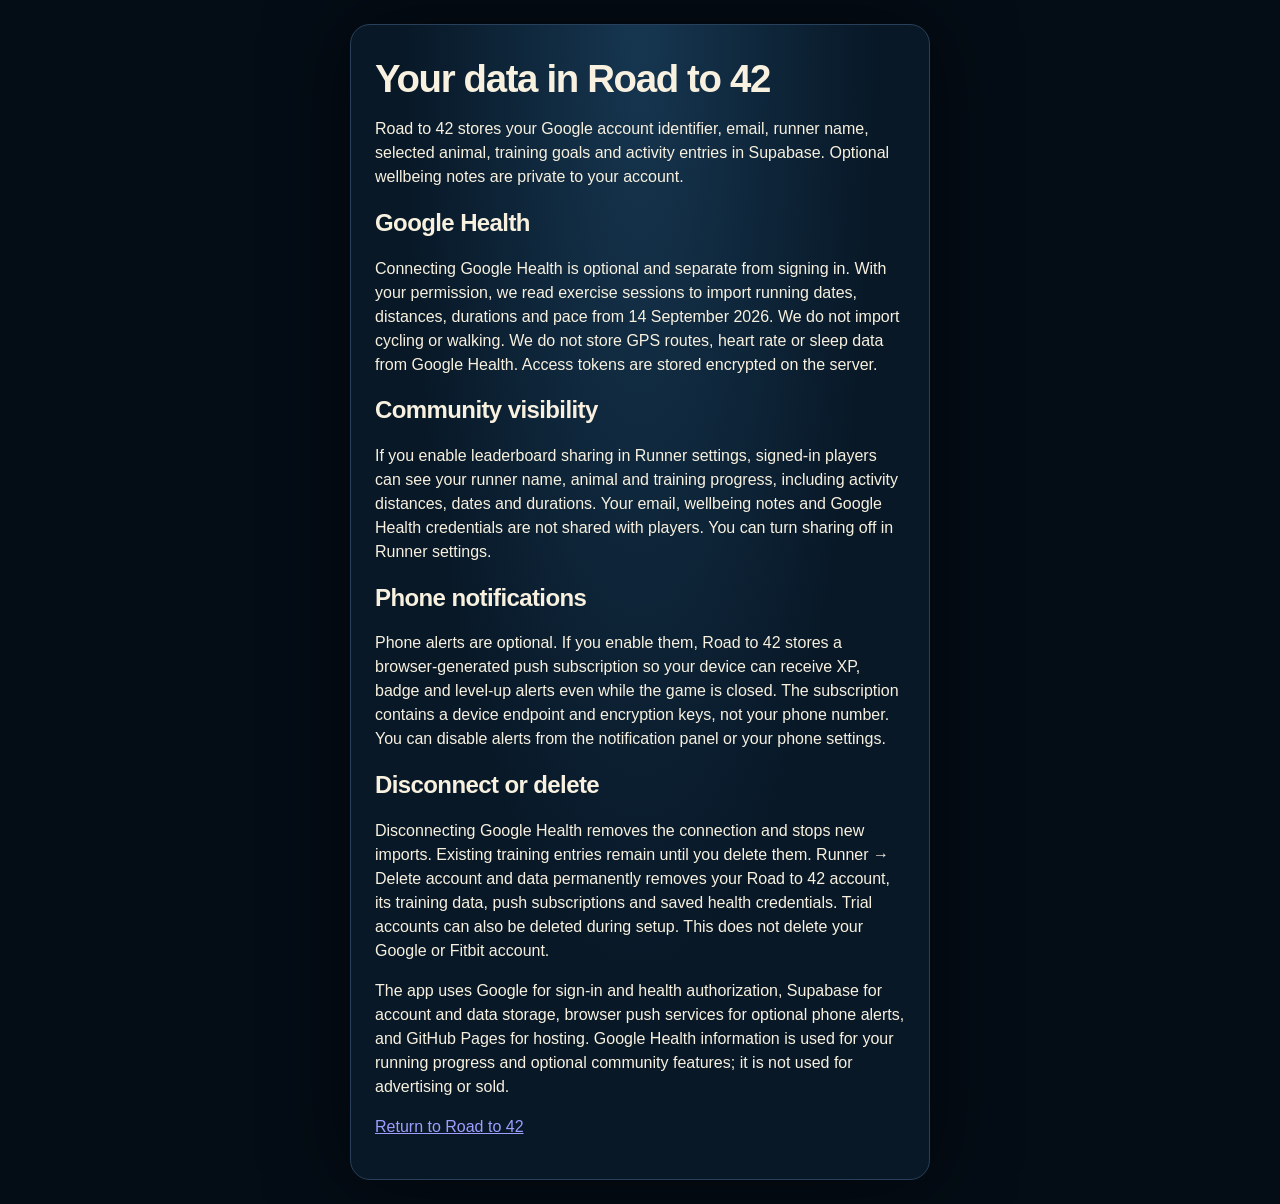
<file: privacy.html>
<!doctype html><html lang="en"><head><meta charset="utf-8"><meta name="viewport" content="width=device-width,initial-scale=1"><title>Privacy · Road to 42</title><link rel="stylesheet" href="theme.css?v=44"></head><body><main class="app" style="padding:24px"><h1>Your data in Road to 42</h1><p>Road to 42 stores your Google account identifier, email, runner name, selected animal, training goals and activity entries in Supabase. Optional wellbeing notes are private to your account.</p><h2>Google Health</h2><p>Connecting Google Health is optional and separate from signing in. With your permission, we read exercise sessions to import running dates, distances, durations and pace from 14 September 2026. We do not import cycling or walking. We do not store GPS routes, heart rate or sleep data from Google Health. Access tokens are stored encrypted on the server.</p><h2>Community visibility</h2><p>If you enable leaderboard sharing in Runner settings, signed-in players can see your runner name, animal and training progress, including activity distances, dates and durations. Your email, wellbeing notes and Google Health credentials are not shared with players. You can turn sharing off in Runner settings.</p><h2>Phone notifications</h2><p>Phone alerts are optional. If you enable them, Road to 42 stores a browser-generated push subscription so your device can receive XP, badge and level-up alerts even while the game is closed. The subscription contains a device endpoint and encryption keys, not your phone number. You can disable alerts from the notification panel or your phone settings.</p><h2>Disconnect or delete</h2><p>Disconnecting Google Health removes the connection and stops new imports. Existing training entries remain until you delete them. Runner → Delete account and data permanently removes your Road to 42 account, its training data, push subscriptions and saved health credentials. Trial accounts can also be deleted during setup. This does not delete your Google or Fitbit account.</p><p>The app uses Google for sign-in and health authorization, Supabase for account and data storage, browser push services for optional phone alerts, and GitHub Pages for hosting. Google Health information is used for your running progress and optional community features; it is not used for advertising or sold.</p><p><a href="./">Return to Road to 42</a></p></main></body></html>
</file>
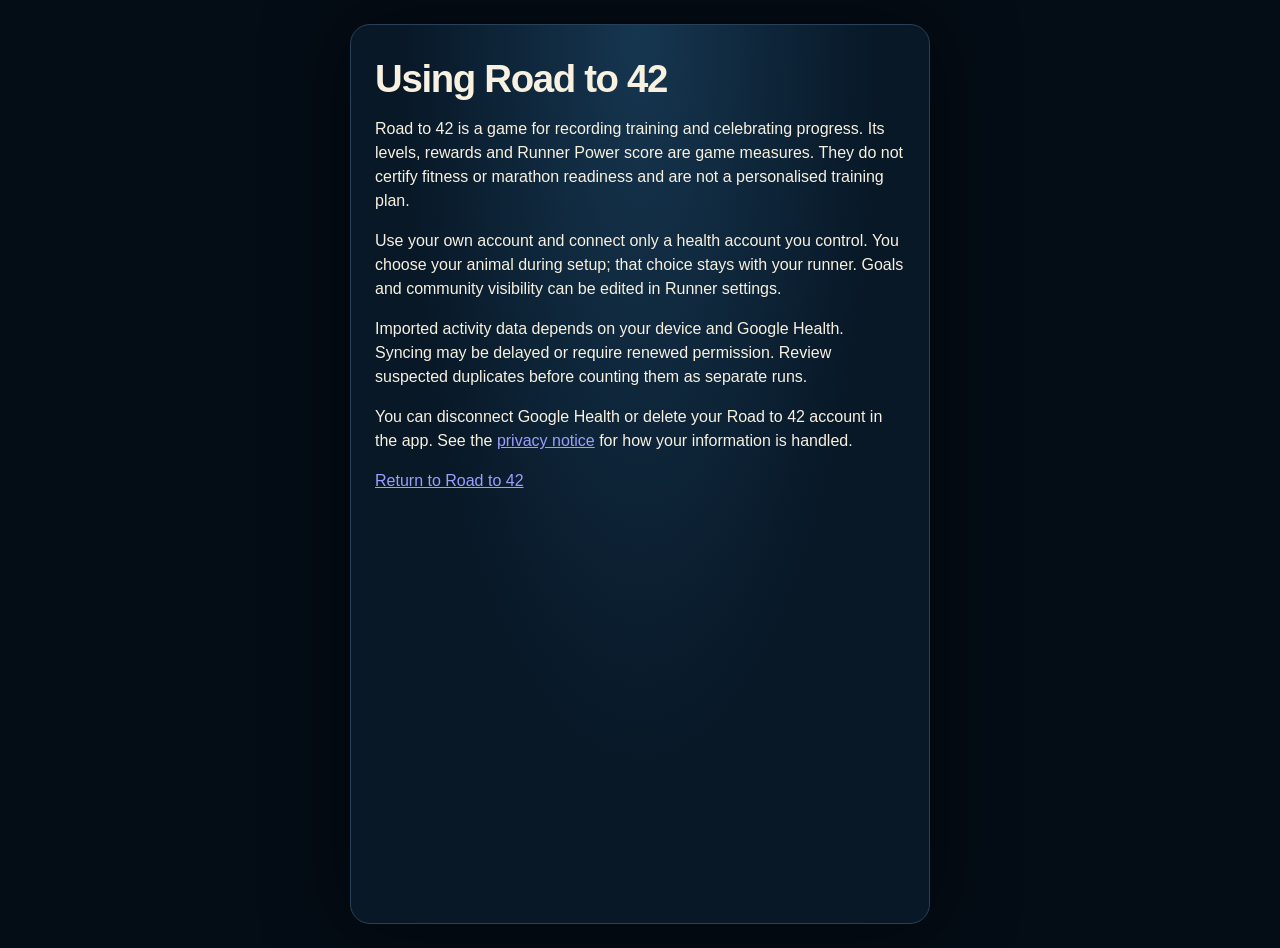
<file: terms.html>
<!doctype html><html lang="en"><head><meta charset="utf-8"><meta name="viewport" content="width=device-width,initial-scale=1"><title>Using Road to 42</title><link rel="stylesheet" href="theme.css?v=43"></head><body><main class="app" style="padding:24px"><h1>Using Road to 42</h1><p>Road to 42 is a game for recording training and celebrating progress. Its levels, rewards and Runner Power score are game measures. They do not certify fitness or marathon readiness and are not a personalised training plan.</p><p>Use your own account and connect only a health account you control. You choose your animal during setup; that choice stays with your runner. Goals and community visibility can be edited in Runner settings.</p><p>Imported activity data depends on your device and Google Health. Syncing may be delayed or require renewed permission. Review suspected duplicates before counting them as separate runs.</p><p>You can disconnect Google Health or delete your Road to 42 account in the app. See the <a href="privacy.html">privacy notice</a> for how your information is handled.</p><p><a href="./">Return to Road to 42</a></p></main></body></html>
</file>
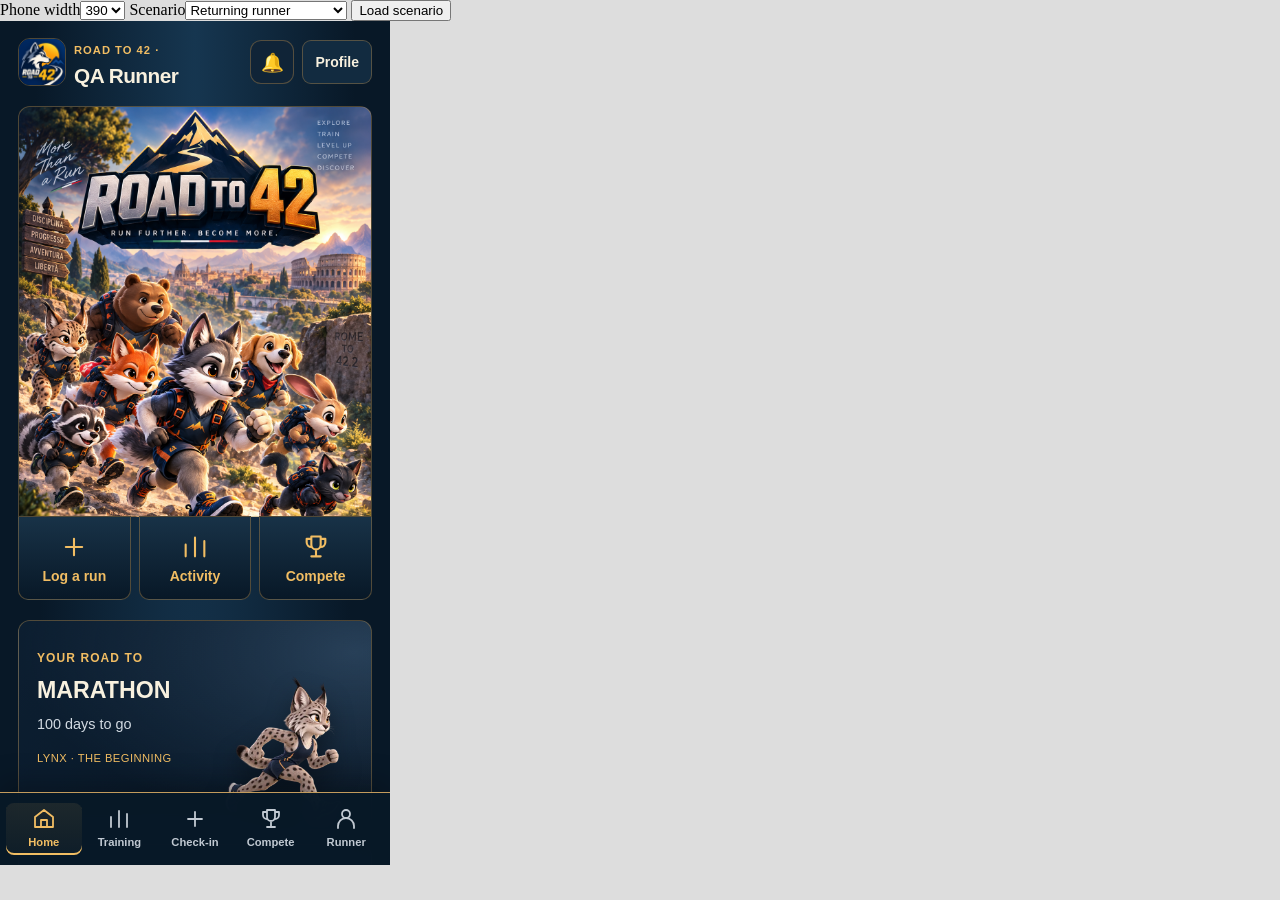
<file: tests/browser-fixture.html>
<!doctype html><html><head><meta name="viewport" content="width=device-width,initial-scale=1"><title>Road to 42 mobile QA</title></head><body style="margin:0;background:#ddd">
<label>Phone width<select id="width"><option>320</option><option>360</option><option selected>390</option><option>430</option><option>768</option></select></label>
<label>Scenario<select id="scenario"><option value="returning">Returning runner</option><option value="new">New runner</option><option value="level">Weekly goal review</option><option value="notifications">Competitor notifications</option><option value="evolution">Animal evolution</option><option value="error">Save error</option><option value="duplicate">Duplicate review</option></select></label>
<button id="load">Load scenario</button><iframe title="Game preview" style="display:block;border:0;width:390px;height:844px"></iframe>
<script>const markup="<!doctype html>\n<html lang=\"en\">\n<head><base href=\"https://jordanlupo-png.github.io/Road-to-42/\">\n<meta charset=\"utf-8\">\n<meta name=\"viewport\" content=\"width=device-width,initial-scale=1,viewport-fit=cover\">\n<meta name=\"theme-color\" content=\"#07172b\">\n<meta name=\"apple-mobile-web-app-capable\" content=\"yes\">\n<meta name=\"apple-mobile-web-app-status-bar-style\" content=\"black-translucent\">\n<meta name=\"apple-mobile-web-app-title\" content=\"Road to 42\">\n<meta name=\"mobile-web-app-capable\" content=\"yes\">\n<meta name=\"format-detection\" content=\"telephone=no\">\n<title>Road to 42</title>\n<meta name=\"description\" content=\"Your running adventure. Log training, evolve your runner and grow together.\">\n<link rel=\"manifest\" href=\"manifest.json?v=40\">\n<link rel=\"icon\" type=\"image/png\" href=\"assets/brand/icon-192.png?v=39\">\n<link rel=\"apple-touch-icon\" href=\"assets/brand/icon-192.png?v=39\">\n\n\n<style>html{min-height:100%;background:#040c15;-webkit-text-size-adjust:100%}\nbody{min-height:100svh;background:#040c15;-webkit-font-smoothing:antialiased;overscroll-behavior-y:none}\n.app{min-height:100svh}\n:root{color-scheme:dark;--ink:#f8f1df;--muted:#b1becb;--gold:#f1bd63;--line:#aa844a70;--surface:#102437;--base:#081827;--green:#78d59c;font-family:Inter,-apple-system,BlinkMacSystemFont,\"Segoe UI\",sans-serif;font-size:16px}*{box-sizing:border-box}body{margin:0;background:#040c15;color:var(--ink);line-height:1.5}button,input,select{font:inherit}button{cursor:pointer;color:inherit;touch-action:manipulation}button:disabled{opacity:.55;cursor:wait}button,input,select{ -webkit-tap-highlight-color:transparent}button:focus-visible,input:focus-visible,select:focus-visible{outline:3px solid var(--gold);outline-offset:4px}.hidden{display:none!important}.app{max-width:580px;margin:auto;min-height:100svh;background:radial-gradient(ellipse at top,#163650 0,transparent 58%),var(--base);box-shadow:0 0 80px #0008}.hero{aspect-ratio:1024/1220;background:url('road%20to%2042.png') center top/100% auto no-repeat;position:relative}.hero:after{content:\"\";position:absolute;inset:76% 0 0;background:linear-gradient(transparent,var(--base))}.setup{position:relative;padding:0 24px 36px;margin-top:-24px}#auth .setup{text-align:center;background:linear-gradient(transparent,var(--base) 20%)}.authBrand{display:flex;justify-content:center;align-items:center;gap:12px;margin-bottom:20px}.authBrand img,.brandIcon{border:1px solid var(--line);border-radius:12px;object-fit:contain}.authBrand img{width:48px;height:48px}.kicker,small{font-size:.75rem;letter-spacing:.09em;font-weight:750;color:var(--gold)}h1,h2,h3,p{overflow-wrap:anywhere}h1{font-size:clamp(1.8rem,6vw,2.4rem);line-height:1.15;margin:8px 0 12px;letter-spacing:-.035em}h2{line-height:1.15;letter-spacing:-.025em}h3{font-size:1.1rem;margin:0 0 12px}.sub{font-size:.9rem;color:var(--muted);line-height:1.55}.authHint{font-size:.8rem;color:var(--muted);margin:16px auto;max-width:300px}#auth .card{padding:0;border:0;background:none;box-shadow:none}.card{background:linear-gradient(135deg,#183149cc,#0a1929f5);border:1px solid var(--line);border-radius:12px;padding:20px;margin:14px 0;box-shadow:inset 0 1px #ffdc9b16,0 8px 22px #0002}.field{display:block;font-size:.8rem;letter-spacing:.025em;font-weight:700;color:#d3dbe3;margin:12px 0}.field input,.field select{display:block;width:100%;min-width:0;min-height:50px;background:#061321;border:1px solid #63809b88;border-radius:9px;color:var(--ink);padding:11px 12px;margin-top:7px;font-size:1rem;font-weight:500}.field input:focus,.field select:focus{border-color:var(--gold)}.field input::placeholder{color:#92a6b8}select option{background:var(--base)}.grid{display:grid;grid-template-columns:1fr 1fr;gap:12px}.cta{width:100%;min-height:52px;border:1px solid #ffdda0;border-radius:9px;background:linear-gradient(135deg,#fbd48b,#dea043);color:#132030;padding:14px;font-weight:800;margin-top:12px;box-shadow:0 4px 16px #0003}.cta:hover{filter:brightness(1.08)}.google{display:flex;align-items:center;justify-content:center;gap:14px;background:#fff;color:#202124;border:1px solid #dadce0;box-shadow:0 5px 24px #0005;border-radius:28px;font-weight:600}.google svg{flex:none}.top{padding:20px 18px 18px;display:flex;align-items:center;gap:12px}.brandIcon{width:48px;height:48px;flex:none}.top>div{min-width:0;flex:1}.top h2{margin:3px 0 0;font-size:1.3rem}.top small{font-size:.7rem}.top .cloud{display:none}.pill{border:1px solid var(--line);background:#122b40;border-radius:9px;padding:10px 12px;font-size:.875rem;font-weight:650;min-height:44px}.page{display:none;padding:0 18px 120px}.page.active{display:block}.homeCover{aspect-ratio:1024/1190;background:url('road%20to%2042.png') center top/100% auto no-repeat;border:1px solid var(--line);border-radius:12px 12px 0 0}.quickActions{display:grid;grid-template-columns:repeat(3,1fr);gap:8px;margin:-1px 0 20px}.quickActions button{border:1px solid var(--line);background:linear-gradient(#183247,#081827);font-weight:750;padding:12px 4px;color:var(--gold);font-size:.875rem;border-radius:0 0 10px 10px}.quickActions span{display:block;font-size:1.6rem;line-height:1.2;margin-bottom:5px}.dashhero{height:210px;border:1px solid var(--line);border-radius:12px;background:radial-gradient(ellipse at 95% 15%,#47698b80,transparent 70%),linear-gradient(120deg,#102435,#061321);position:relative;overflow:hidden}.dashhero:after{content:\"\";position:absolute;inset:0;background:linear-gradient(90deg,#07172b70,transparent)}.dashhero .heroAvatar{position:absolute;z-index:1;width:54%;height:98%;right:-1%;bottom:-3%;object-fit:contain;object-position:right bottom;filter:drop-shadow(0 12px 12px #0006);pointer-events:none}.heroText{position:relative;z-index:2;max-width:54%;padding:24px 0 20px 18px}.heroText b{display:block;font-size:1.45rem;line-height:1.2;margin:8px 0}.heroText>span{font-size:.9rem;color:#d3dbe3}.evolutionTag{margin-top:14px;display:block;font-size:.7rem;color:var(--gold);line-height:1.5;letter-spacing:.04em}.stats{display:grid;grid-template-columns:repeat(3,1fr);background:#102437;border:1px solid var(--line);border-radius:12px;overflow:hidden;margin:14px 0}.stats div{text-align:center;padding:16px 4px;border-right:1px solid var(--line)}.stats div:last-child{border:0}.stats b{display:block;font-size:1.4rem;color:var(--ink)}.stats span{display:block;font-size:.7rem;color:var(--muted);font-weight:700;letter-spacing:.03em;margin-top:4px}.xpTop{display:flex;justify-content:space-between;gap:12px;align-items:center;flex-wrap:wrap}.xpTop h3{margin:4px 0 0}.xpBig{font-size:1.4rem;font-weight:800;color:var(--gold)}#xpText{margin-bottom:0;font-size:.875rem;color:var(--muted)}.bar{height:10px;background:#030e18;border:1px solid #8098ad66;border-radius:10px;overflow:hidden;margin-top:16px}.bar i{display:block;height:100%;background:linear-gradient(90deg,#268252,#87dda1);border-radius:10px;transition:width .4s ease}.power{font-size:2rem;font-weight:800;color:var(--gold)}.power small{letter-spacing:0;color:var(--muted);font-size:.8rem}.gates{display:grid;grid-template-columns:1fr 1fr;gap:10px;margin-top:18px}.gate{background:#071725;border:1px solid #64809b44;border-radius:9px;padding:12px}.gate b{font-size:1.1rem}.gate span{display:block;font-size:.7rem;color:var(--muted);margin-top:4px;letter-spacing:.04em}.title{text-align:left;margin:14px 0 24px;padding-bottom:16px;border-bottom:1px solid var(--line)}.title h2{font-size:2rem;margin:7px 0}.title p{margin-bottom:0}.logtype{display:grid;grid-template-columns:repeat(3,1fr);gap:8px;margin-bottom:20px}.logtype button{border:1px solid #657e9880;background:#071725;border-radius:9px;padding:12px 4px;min-height:48px;font-size:.875rem;font-weight:600}.logtype button.on{background:linear-gradient(135deg,#fbd48b,#dea043);color:#102033;border-color:#ffdda0}.scale{display:grid;grid-template-columns:repeat(5,1fr);gap:8px;position:relative}.scale input{position:absolute;opacity:0;width:1px;height:1px}.scale label{display:grid;place-items:center;min-height:48px;border:1px solid #637f9b88;background:#071725;border-radius:9px;cursor:pointer;font-weight:650}.scale input:checked+label{background:var(--gold);color:#102033;border-color:#ffdda0}.scale input:focus-visible+label{outline:3px solid #fff;outline-offset:3px}.scaleHint{display:flex;justify-content:space-between;font-size:.8rem}.notice{background:#142d40;border:1px solid var(--gold);border-radius:9px;padding:14px;font-size:.9rem;margin-top:12px;overflow-wrap:anywhere}.activity,.rank,.account{display:flex;align-items:center;gap:12px}.activityMain,.rankBody{flex:1;min-width:0;overflow-wrap:anywhere}.delete{border:1px solid #a8707588;background:#34232c;color:#ffbfc2;border-radius:8px;padding:10px;font-size:.75rem;font-weight:700;min-height:44px}.nav{position:fixed;bottom:0;left:50%;transform:translateX(-50%);width:min(580px,100%);display:grid;grid-template-columns:repeat(5,minmax(0,1fr));background:#081827f5;border-top:1px solid #c39b5c;padding:10px 6px calc(10px + env(safe-area-inset-bottom));z-index:5;backdrop-filter:blur(18px);box-shadow:0 -8px 30px #0004}.nav button{border:0;background:transparent;color:#c1c9d2;font-size:1.4rem;min-height:48px;padding:4px 1px;border-radius:8px}.nav button.active{color:var(--gold);background:linear-gradient(#f1bd6318,#f1bd6308);box-shadow:inset 0 -2px var(--gold)}.nav span{display:block;font-size:.7rem;font-weight:650;margin-top:3px}.rankNo{width:26px;height:32px;display:grid;place-items:center;color:var(--gold);font-weight:800;flex:none}.rankScore{text-align:right}.rankScore b{display:block;font-size:1.4rem;color:var(--gold)}.rankScore small{font-size:.65rem;color:var(--muted)}.rank h3{font-size:1rem}.rank .sub{font-size:.8rem}.avatar{width:72px;height:80px;border-radius:12px;object-fit:contain;background:#071725;flex:none}.rankAvatar{width:52px;height:64px;object-fit:contain;flex:none}.menu button{width:100%;border:0;background:none;padding:6px 2px;text-align:left;font-weight:650;min-height:44px}.cloud{color:var(--green);font-size:.75rem}.characterIntro{display:flex;align-items:center;justify-content:space-between;gap:12px;margin-bottom:16px}.characterIntro h3{margin:3px 0 0}.characterIntro .sub{font-size:.8rem;max-width:125px;text-align:right}.characterGrid{display:grid;grid-template-columns:repeat(4,minmax(0,1fr));gap:8px}.characterChoice{appearance:none;border:1px solid #49658080;background:linear-gradient(#17334b,#091927);border-radius:10px;padding:5px 2px 9px;font-size:.8rem;font-weight:650;min-width:0}.characterChoice img{display:block;width:100%;aspect-ratio:1;object-fit:contain}.characterChoice.selected{border:2px solid var(--gold);padding:4px 1px 8px;background:radial-gradient(ellipse at center,#8d672e66,#102437);color:#ffdc9b;box-shadow:0 0 0 2px #e9a44318}.pickerStatus{margin:10px 0 0;color:var(--green);font-size:.8rem;min-height:20px}.emptyState{padding:30px 22px;text-align:center}.account>div{min-width:0;overflow-wrap:anywhere}#profile .hero{aspect-ratio:2/1;background-position:center 31%}#profile .setup{margin-top:0}#profile .setup>.kicker{margin-top:12px}\n@media(min-width:760px){body{padding:24px 0}.app{border:1px solid #284059;border-radius:20px;overflow:hidden}.nav{border-left:1px solid #284059;border-right:1px solid #284059}.hero{max-height:620px}#auth .setup{padding-bottom:50px}}\n@media(max-width:360px){.page{padding-left:12px;padding-right:12px}.card{padding:14px}.setup{padding-left:16px;padding-right:16px}.top{gap:8px;padding-left:12px;padding-right:12px}.top small{font-size:.65rem}.characterGrid{gap:5px}.rank{gap:7px}.rankAvatar{width:40px}.rankNo{width:20px}.heroText b{font-size:1.2rem}.stats span{font-size:.65rem}.nav span{font-size:.65rem}}\n@media(prefers-reduced-motion:reduce){*{scroll-behavior:auto!important;transition:none!important}}\n\n.uiIcon{display:inline-block;width:24px;height:24px;vertical-align:middle}.nav .uiIcon{display:block;margin:0 auto}.quickActions .uiIcon{width:28px;height:28px}\n.profileSetupHead{display:flex;align-items:end;justify-content:space-between;gap:16px;margin-top:12px}.profileSetupHead h1{margin-bottom:6px}.profileSetupHead .sub{margin:0;max-width:320px}.setupAvatar{width:88px;height:108px;object-fit:contain;filter:drop-shadow(0 10px 8px #0007);flex:none}.textButton{display:block;margin:18px auto 0;border:0;background:none;color:var(--muted);font-size:.82rem;text-decoration:underline;text-underline-offset:3px;padding:10px}.accountHero{position:relative;min-height:116px;padding-right:56px;background:linear-gradient(135deg,#183c52,#0b1b2b)}.accountHome{position:absolute;right:14px;top:14px;width:40px;height:40px;border:1px solid var(--line);border-radius:10px;background:#17344a;color:var(--gold);font-size:1.35rem}.runnerIdentity{background:linear-gradient(135deg,#183149,#0a1929)}.lockBadge{border:1px solid #78d59c66;border-radius:999px;padding:5px 8px;color:var(--green);font-size:.65rem;letter-spacing:.07em;font-weight:800}.runnerIdentityBody{display:flex;gap:14px;align-items:center;border-top:1px solid #aa844a40;padding-top:14px}.runnerProfileAvatar{width:82px;height:88px;object-fit:contain;background:#071725;border-radius:12px;flex:none}.runnerIdentityBody .pickerStatus{margin:0 0 5px}.runnerIdentityBody .sub{margin:0;font-size:.8rem}.profileActions{margin-top:12px}.logoutButton{color:#ffbfc2!important}.logoutButton:hover{background:#34232c!important;border-radius:8px}\n.xpDistance{margin:10px 0 0;padding:10px 12px;border:1px solid #f1bd6366;border-radius:8px;background:#f1bd6312;color:var(--gold);font-size:.86rem;font-weight:750}\n.sectionHeading{display:flex;align-items:flex-start;justify-content:space-between;gap:12px}.sectionHeading h3{margin:4px 0 0}.sectionValue{color:var(--gold);font-weight:800;white-space:nowrap}.journeyMap{display:grid;grid-template-columns:repeat(5,1fr);gap:5px;position:relative;margin:20px 0 12px}.journeyMap:before{content:\"\";position:absolute;left:7%;right:7%;top:12px;height:3px;background:#375066;z-index:0}.journeyStop{position:relative;z-index:1;text-align:center;color:var(--muted);font-size:.65rem}.journeyDot{width:27px;height:27px;display:grid;place-items:center;margin:0 auto 6px;border:2px solid #4d6980;border-radius:50%;background:#071725;color:#8398a8;font-size:.75rem;font-weight:800}.journeyStop.done .journeyDot{border-color:var(--green);background:#174833;color:#d6ffe4}.journeyStop.current .journeyDot{border-color:var(--gold);background:var(--gold);color:#102033;box-shadow:0 0 0 4px #f1bd6330}.journeyStop.current,.journeyStop.done{color:var(--ink)}.rewardGrid{display:grid;grid-template-columns:repeat(3,1fr);gap:8px;margin-top:14px}.reward{min-height:86px;padding:10px 6px;text-align:center;background:#071725;border:1px solid #64809b44;border-radius:9px;color:#71889a}.reward.unlocked{border-color:#f1bd6366;color:var(--gold);background:linear-gradient(145deg,#3e321c,#0b1d2b)}.rewardIcon{display:block;font-size:1.55rem;line-height:1.1;margin-bottom:6px;filter:grayscale(1)}.reward.unlocked .rewardIcon{filter:none}.reward span{display:block;font-size:.68rem;font-weight:750;line-height:1.2}.streakCard{background:linear-gradient(135deg,#183b45,#0a1929)}.challengeCard{border-color:#f1bd6366}.challengeBar{height:10px;background:#030e18;border:1px solid #8098ad66;border-radius:10px;overflow:hidden;margin-top:16px}.challengeBar i{display:block;height:100%;width:0;background:linear-gradient(90deg,#268252,#f1bd63);border-radius:10px;transition:width .4s ease}.challengeMeta{display:flex;justify-content:space-between;gap:8px;margin-top:8px;color:var(--muted);font-size:.78rem}.challengeMeta span:last-child{color:var(--gold);font-weight:750}.runCelebration{border-color:var(--green);background:linear-gradient(135deg,#174833,#0b1d2b);color:#d6ffe4}.runCelebration strong{color:#f1bd63}.weeklyRank{margin-top:10px;padding:10px 12px;border-radius:9px;background:#071725;border:1px solid #64809b44}.weeklyRank b{color:var(--gold)}\n.readinessCard{border-color:#78d59c66;background:linear-gradient(135deg,#173d3f,#0a1929)}\n.deleteAccountButton{color:#ff8f95!important;border-top:1px solid #72434b!important;margin-top:6px!important;padding-top:14px!important}.modalOverlay{position:fixed;inset:0;z-index:30;display:grid;place-items:center;padding:20px;background:#020811dc;backdrop-filter:blur(10px);overflow-y:auto}.modalCard{width:min(500px,100%);max-height:calc(100svh - 40px);overflow-y:auto;border:1px solid var(--line);border-radius:16px;padding:24px;background:linear-gradient(145deg,#183149,#071725);box-shadow:0 22px 70px #000b}.modalCard h2{margin:7px 0 10px}.goalComparison{display:grid;grid-template-columns:1fr 1fr;gap:10px;margin:18px 0}.goalComparison span{padding:13px;border:1px solid #64809b55;border-radius:10px;background:#061321;color:var(--muted);font-size:.75rem}.goalComparison strong{display:block;margin-top:3px;color:var(--ink);font-size:1.25rem}.goalComparison span:last-child strong{color:var(--gold)}.secondaryButton,.dangerButton{width:100%;min-height:48px;margin-top:10px;border-radius:9px;padding:12px;font-weight:750}.secondaryButton{border:1px solid #64809b88;background:#0b2032;color:var(--ink)}.dangerButton{border:1px solid #ff9ca1;background:#7b2631;color:#fff}.dangerButton:disabled{opacity:.45}.dangerModal{border-color:#a4545d}.dangerModal small{color:#ff9ca1}.modalFootnote{margin:14px 0 0;color:var(--muted);font-size:.75rem;line-height:1.45}\n\n\n/* One document scroll surface on mobile; hidden tabs never consume height. */\nhtml{height:auto;min-height:100%;overflow-x:clip;overflow-y:auto}\nbody{height:auto;min-height:100svh;overflow:visible;overscroll-behavior-y:auto;touch-action:auto}\n.app{height:auto;min-height:100svh;overflow:visible}\nmain{height:auto;min-height:0;overflow:visible}\n.page{height:auto;min-height:0;overflow:visible;padding-bottom:calc(110px + env(safe-area-inset-bottom))}\n.grid>*{min-width:0}.field input[type=date]{min-width:0;max-width:100%;appearance:none;-webkit-appearance:none}\n.top{padding-top:calc(16px + env(safe-area-inset-top))}\n.checkLabel{display:flex;align-items:flex-start;gap:10px;font-size:.875rem;color:var(--muted);margin:16px 0}.checkLabel input{width:20px;height:20px;flex:none;accent-color:var(--gold)}\n.wellbeing{margin:16px 0}.wellbeing summary{cursor:pointer;min-height:48px;padding:12px 0;color:var(--gold)}\n.rewardGrid .reward{cursor:pointer;width:100%;font:inherit}.reward:focus-visible{outline:2px solid var(--gold)}\n.top{gap:8px}.top>div{flex:1;min-width:0}.notificationButton{position:relative;width:44px;height:44px;flex:none;border:1px solid var(--line);border-radius:11px;background:#102437;color:var(--gold);font-size:1.15rem}.notificationCount{position:absolute;right:-5px;top:-6px;min-width:20px;height:20px;padding:0 5px;display:grid;place-items:center;border-radius:12px;background:#e8584f;color:#fff;font-size:.68rem;font-weight:850;border:2px solid #07172b}.modalHeading{display:flex;align-items:flex-start;justify-content:space-between;gap:12px}.modalHeading h2{margin:4px 0 12px}.modalClose{width:44px;height:44px;border:0;background:#071725;color:var(--ink);border-radius:10px;font-size:1.8rem}.notificationModalCard{max-height:min(720px,88vh);display:flex;flex-direction:column}.notificationList{overflow:auto;display:grid;gap:8px;margin:4px 0 14px;overscroll-behavior:contain}.notificationItem{display:grid;grid-template-columns:42px 1fr;gap:10px;padding:12px;border:1px solid #64809b44;border-radius:10px;background:#071725}.notificationItem.unread{border-color:#f1bd6388;background:linear-gradient(135deg,#312a1d,#071725)}.notificationIcon{width:42px;height:42px;display:grid;place-items:center;border-radius:50%;background:#17334b;font-size:1.25rem}.notificationItem b{display:block;margin-bottom:3px}.notificationItem time{display:block;color:var(--muted);font-size:.7rem;margin-top:5px}.notificationEmpty{text-align:center;padding:30px 12px;color:var(--muted)}.notificationToast{position:fixed;top:calc(82px + env(safe-area-inset-top));left:50%;transform:translateX(-50%);z-index:30;width:min(520px,calc(100% - 28px));padding:14px 16px;border:1px solid var(--gold);border-radius:12px;background:#102437ee;box-shadow:0 16px 45px #0009;backdrop-filter:blur(12px);font-weight:750}.evolutionOverlay{position:fixed;inset:0;z-index:50;display:grid;place-items:center;padding:22px;background:radial-gradient(circle at 50% 46%,#39617e,#07172b 68%);overflow:hidden}.evolutionOverlay.hidden{display:none}.evolutionSky{position:absolute;inset:-40%;background:conic-gradient(from 0deg,transparent,#f8d88a55,transparent 12%,#73dba055,transparent 24%);animation:evolutionSpin 7s linear infinite}.evolutionContent{position:relative;z-index:1;width:min(480px,100%);text-align:center}.evolutionContent>small{color:var(--gold);font-weight:850;letter-spacing:.18em}.evolutionContent h2{font-size:clamp(1.8rem,8vw,2.8rem);margin:8px 0}.evolutionContent p{color:#d6e1ea}.evolutionStage{height:min(47vh,390px);position:relative;display:grid;place-items:center;margin:4px 0}.evolutionAvatar{position:absolute;width:88%;height:100%;object-fit:contain;filter:drop-shadow(0 18px 25px #0008)}.evolutionOld{animation:evolutionOld 3.2s ease forwards}.evolutionNew{opacity:0;animation:evolutionNew 3.2s ease forwards}.evolutionBurst{width:32%;aspect-ratio:1;border-radius:50%;background:#fff;box-shadow:0 0 45px 25px #fff,0 0 120px 65px #f1bd63;animation:evolutionBurst 3.2s ease forwards}.evolutionContent h3{color:var(--gold);font-size:1.35rem;margin:0}.evolutionContent .cta{margin-top:16px}.evolutionOverlay:not(.revealed) #finishEvolution{visibility:hidden}.evolutionOverlay.revealed #finishEvolution{animation:fadeUp .5s ease both}.evolutionOverlay.revealed .evolutionOld{opacity:0}.evolutionOverlay.revealed .evolutionNew{opacity:1}@keyframes evolutionSpin{to{transform:rotate(360deg)}}@keyframes evolutionOld{0%,48%{opacity:1;transform:scale(1)}68%,100%{opacity:0;transform:scale(.72);filter:brightness(5) drop-shadow(0 0 30px #fff)}}@keyframes evolutionNew{0%,58%{opacity:0;transform:scale(.65);filter:brightness(5)}78%,100%{opacity:1;transform:scale(1);filter:drop-shadow(0 18px 25px #0008)}}@keyframes evolutionBurst{0%,38%{transform:scale(.25);opacity:.25}68%{transform:scale(1.5);opacity:1}100%{transform:scale(.7);opacity:.15}}@keyframes fadeUp{from{opacity:0;transform:translateY(10px)}}@media (prefers-reduced-motion:reduce){.evolutionSky,.evolutionAvatar,.evolutionBurst{animation:none}.evolutionOld{opacity:0}.evolutionNew{opacity:1}}\n.pushControls{display:grid;grid-template-columns:1fr auto;align-items:center;gap:12px;padding:12px;margin:0 0 12px;border:1px solid #f1bd6355;border-radius:10px;background:#071725}.pushControls strong{color:var(--gold)}.pushControls p{margin:3px 0 0}.pushControls .secondaryButton{width:auto;min-width:134px;margin:0}.pushControls.enabled{border-color:#78d59c88;background:linear-gradient(135deg,#173d3f,#071725)}\n.healthReview{padding:14px 0;border-top:1px solid var(--line)}.healthReview select{width:100%;min-height:48px;background:var(--base);color:var(--ink)}\n.sectionHeading{flex-wrap:wrap}.sectionValue{white-space:normal}\n#auth .hero{max-height:45svh;background-size:cover;background-position:center 32%}\n#profile .hero{max-height:160px;background-size:cover}\n.modalOverlay{overscroll-behavior:contain}.modalCard{max-height:calc(100dvh - 40px)}\n@media(max-width:380px){.characterGrid{grid-template-columns:repeat(2,minmax(0,1fr))}.characterChoice img{max-height:100px}.grid{grid-template-columns:1fr}.page{padding-inline:12px}}\n@media(max-width:430px){.pushControls{grid-template-columns:1fr}.pushControls .secondaryButton{width:100%}}\n.fieldHint{display:block;margin-top:6px;color:var(--muted);font-size:.72rem;font-weight:500;letter-spacing:0}.timeField{min-width:0;margin:12px 0;padding:0;border:0}.timeField legend{padding:0;font-size:.8rem;letter-spacing:.025em;font-weight:700;color:#d3dbe3}.timeInputs{display:grid;grid-template-columns:minmax(0,1fr) auto minmax(0,1fr);align-items:end;gap:7px;margin-top:7px}.timeInputs>span{padding-bottom:12px;color:var(--gold);font-size:1.3rem;font-weight:800}.timeInputs label{min-width:0;color:var(--muted);font-size:.68rem;font-weight:700}.timeInputs input{display:block;width:100%;min-width:0;min-height:50px;margin-top:4px;padding:11px 8px;text-align:center;background:#061321;border:1px solid #63809b88;border-radius:9px;color:var(--ink);font-size:1rem}.timeInputs input:focus{border-color:var(--gold)}.timeInputs input:disabled{opacity:.5}.paceField{margin-top:16px}\n</style></head>\n<body><div id=\"qaErrors\" role=\"status\"></div><script>window.addEventListener(\"error\",e=>{document.getElementById(\"qaErrors\").textContent+=e.message+\"; \"});window.addEventListener(\"unhandledrejection\",e=>{document.getElementById(\"qaErrors\").textContent+=String(e.reason)+\"; \"});<\/script>\n<div class=\"app\">\n<section id=\"auth\">\n<div class=\"hero\" role=\"img\" aria-label=\"Road to 42 animal runners on a trail above Rome\">\n</div>\n<div class=\"setup\">\n<div class=\"authBrand\">\n<img src=\"assets/brand/icon-192.png\" alt=\"\" width=\"48\" height=\"48\">\n<div class=\"kicker\">RUN \u00b7 LEVEL UP \u00b7 BELONG</div>\n</div>\n<h1>Your road starts here.</h1>\n<p class=\"sub\">Train. Level up. Challenge your people.</p>\n<div class=\"card\">\n<button id=\"googleLogin\" class=\"cta google\">\n<svg aria-hidden=\"true\" viewBox=\"0 0 48 48\" width=\"22\" height=\"22\">\n<path fill=\"#4285F4\" d=\"M43.6 24.5c0-1.5-.1-2.9-.4-4.3H24v8.1h11c-.5 2.6-1.9 4.8-4.1 6.3v5.2h6.7c3.9-3.6 6-8.9 6-15.3z\"/>\n<path fill=\"#34A853\" d=\"M24 44c5.5 0 10.1-1.8 13.5-4.9l-6.7-5.2c-1.8 1.2-4.1 1.9-6.8 1.9-5.3 0-9.8-3.6-11.4-8.4H5.7v5.4C9 39.5 16 44 24 44z\"/>\n<path fill=\"#FBBC05\" d=\"M12.6 27.4a12 12 0 0 1 0-6.8v-5.4H5.7a20 20 0 0 0 0 17.6z\"/>\n<path fill=\"#EA4335\" d=\"M24 12.2c3 0 5.7 1 7.8 3.1l5.9-5.9C34.1 6.1 29.5 4 24 4 16 4 9 8.5 5.7 15.2l6.9 5.4c1.6-4.8 6.1-8.4 11.4-8.4z\"/>\n</svg>\n<span>Sign in with Google</span>\n</button>\n</div>\n<p class=\"authHint\">One Google account. Your runner, your progress, everywhere.</p>\n<p class=\"sub\"><a href=\"privacy.html\">Privacy</a> \u00b7 <a href=\"terms.html\">Using Road to 42</a></p>\n<div id=\"authMsg\" class=\"notice hidden\" role=\"status\">\n</div>\n</div>\n</section>\n<section id=\"profile\" class=\"hidden\">\n<div class=\"hero\" role=\"img\" aria-label=\"Road to 42 animal runners on a trail above Rome\">\n</div>\n<div class=\"setup\">\n<div class=\"profileSetupHead\">\n<div>\n<div class=\"kicker\">WELCOME TO ROAD TO 42</div>\n<h1>Create your runner.</h1>\n<p class=\"sub\">Set up your journey once. Your Google account will keep your progress safe.</p>\n</div>\n<img id=\"setupAvatar\" class=\"setupAvatar\" alt=\"\">\n</div>\n<form id=\"profileForm\" class=\"card\">\n<div class=\"characterIntro\">\n<div>\n<small>CHOOSE YOUR RUNNER</small>\n<h3 id=\"profileCharacterName\">Choose an animal</h3>\n</div>\n<span class=\"sub\">Evolves as you level up</span>\n</div>\n<p class=\"sub\">Choose carefully: your character is permanent after you start your journey.</p>\n<div id=\"profileCharacters\" class=\"characterGrid\">\n</div>\n<label class=\"field\">YOUR NAME<input id=\"newName\" required maxlength=\"50\" autocomplete=\"given-name\">\n</label>\n<div class=\"grid\">\n<label class=\"field\">WEEKLY RUNNING GOAL (KM)<input id=\"baseKm\" min=\"1\" max=\"500\" step=\"0.1\" required type=\"number\" value=\"25\">\n</label>\n<label class=\"field\">RUNS PER WEEK<input id=\"baseRuns\" min=\"1\" max=\"21\" required type=\"number\" value=\"3\">\n</label>\n</div>\n<div class=\"grid\">\n<label class=\"field\">GOAL<select id=\"goal\">\n<option>Marathon</option>\n<option>Half Marathon</option>\n<option>10K</option>\n<option>5K</option>\n</select>\n</label>\n<label class=\"field\">RACE DATE<input id=\"raceDate\" required type=\"date\" value=\"2027-03-14\">\n</label>\n</div>\n<label class=\"checkLabel\"><input id=\"publicProfile\" type=\"checkbox\"> Show my runner and training progress on the community leaderboard</label><p class=\"sub\">Your email stays private. You can change this choice in Runner settings.</p>\n<button id=\"join\" type=\"submit\" class=\"cta\">Start my journey</button>\n<div id=\"profileMsg\" class=\"notice hidden\" role=\"status\">\n</div>\n</form>\n<button type=\"button\" id=\"setupDeleteAccount\" class=\"textButton\">Delete this trial account</button>\n<button type=\"button\" id=\"setupLogout\" class=\"textButton\">Use a different Google account</button>\n</div>\n</section>\n<section id=\"main\" class=\"hidden\">\n<header class=\"top\">\n<img class=\"brandIcon\" src=\"assets/brand/icon-192.png\" alt=\"Road to 42\">\n<div>\n<small>ROAD TO 42 \u00b7 <span class=\"cloud\">Connected</span>\n</small>\n<h2 id=\"who\">\n</h2>\n</div>\n<button id=\"notificationButton\" class=\"notificationButton\" type=\"button\" aria-label=\"Open notifications\">\ud83d\udd14<span id=\"notificationCount\" class=\"notificationCount hidden\">0</span></button>\n<button class=\"pill\" data-go=\"more\">Profile</button>\n</header>\n<main>\n<section id=\"home\" class=\"page active\">\n<div class=\"homeCover\" role=\"img\" aria-label=\"Road to 42: animal runners exploring Rome\">\n</div>\n<div class=\"quickActions\">\n<button data-go=\"checkin\">\n<span><svg class=\"uiIcon\" aria-hidden=\"true\" viewBox=\"0 0 24 24\" fill=\"none\" stroke=\"currentColor\" stroke-width=\"1.8\" stroke-linecap=\"round\" stroke-linejoin=\"round\"><path d=\"M12 5v14M5 12h14\"/></svg></span>Log a run</button>\n<button data-go=\"training\">\n<span><svg class=\"uiIcon\" aria-hidden=\"true\" viewBox=\"0 0 24 24\" fill=\"none\" stroke=\"currentColor\" stroke-width=\"1.8\" stroke-linecap=\"round\" stroke-linejoin=\"round\"><path d=\"M4 20V10m8 10V4m8 16V7\"/></svg></span>Activity</button>\n<button data-go=\"compete\">\n<span><svg class=\"uiIcon\" aria-hidden=\"true\" viewBox=\"0 0 24 24\" fill=\"none\" stroke=\"currentColor\" stroke-width=\"1.8\" stroke-linecap=\"round\" stroke-linejoin=\"round\"><path d=\"M8 3h8v7a4 4 0 0 1-8 0zM8 5H4v3a4 4 0 0 0 4 4m8-7h4v3a4 4 0 0 1-4 4m-4 2v6m-4 0h8\"/></svg></span>Compete</button>\n</div>\n<div class=\"dashhero\">\n<img id=\"heroAvatar\" class=\"heroAvatar\" alt=\"\">\n<div class=\"heroText\">\n<small>YOUR ROAD TO</small>\n<b id=\"event\">\n</b>\n<span id=\"days\">\n</span>\n<div id=\"evolutionTag\" class=\"evolutionTag\">\n</div>\n</div>\n</div>\n<div class=\"card journeyCard\">\n<div class=\"sectionHeading\"><div><small>TRAINING JOURNEY</small><h3>Next checkpoint</h3></div><span id=\"journeyKm\" class=\"sectionValue\">0 km logged</span></div>\n<div id=\"journeyMap\" class=\"journeyMap\" aria-label=\"Journey progress\"></div>\n<p id=\"journeyMessage\" class=\"sub\"></p>\n</div>\n<div class=\"stats\">\n<div>\n<b id=\"total\">0</b>\n<span>TOTAL XP</span>\n</div>\n<div>\n<b id=\"week\">0</b>\n<span>KM THIS WEEK</span>\n</div>\n<div>\n<b id=\"runsCount\">0</b>\n<span>RUNS</span>\n</div>\n</div>\n<div class=\"card xpCard\">\n<div class=\"xpTop\">\n<div>\n<small>LEVEL PROGRESS</small>\n<h3 id=\"level\">\n</h3>\n</div>\n<div class=\"xpBig\">\n<span id=\"xpNow\">0</span> XP</div>\n</div>\n<div class=\"bar\">\n<i id=\"xpbar\">\n</i>\n</div>\n<p id=\"xpText\">\n</p>\n<p id=\"xpDistance\" class=\"xpDistance\" aria-live=\"polite\"></p>\n</div>\n<div class=\"card\">\n<div style=\"display:flex;justify-content:space-between\">\n<div>\n<b>Runner Power</b>\n<p class=\"sub\">Balanced development</p>\n</div>\n<div class=\"power\">\n<span id=\"power\">0</span>\n<small>/100</small>\n</div>\n</div>\n<div class=\"bar\">\n<i id=\"powerbar\">\n</i>\n</div>\n<div class=\"gates\">\n<div class=\"gate\">\n<b id=\"gXP\">\n</b>\n<span>XP \u00b7 DISTANCE</span>\n</div>\n<div class=\"gate\">\n<b id=\"gEnd\">\n</b>\n<span>ENDURANCE</span>\n</div>\n<div class=\"gate\">\n<b id=\"gSpeed\">\n</b>\n<span>QUALITY PACE</span>\n</div>\n<div class=\"gate\">\n<b id=\"gCons\">\n</b>\n<span>CONSISTENCY</span>\n</div>\n</div>\n</div>\n<div class=\"card rewardsCard\">\n<div class=\"sectionHeading\"><div><small>REWARDS</small><h3>Trail collection</h3></div><span id=\"rewardCount\" class=\"sectionValue\">0/18</span></div>\n<div id=\"rewardGrid\" class=\"rewardGrid\"></div>\n</div>\n<div class=\"card streakCard\">\n<div class=\"sectionHeading\"><div><small>CONSISTENCY</small><h3 id=\"streakTitle\">Your rhythm</h3></div><span id=\"streakCount\" class=\"sectionValue\">0 days</span></div>\n<p id=\"streakMessage\" class=\"sub\"></p>\n</div>\n<div class=\"card\">\n<b>TODAY</b>\n<p class=\"sub\">Build your journey, one day at a time.</p>\n<button class=\"cta\" data-go=\"checkin\">Log today\u2019s activity</button>\n</div>\n</section>\n<section id=\"training\" class=\"page\">\n<div class=\"title\">\n<small>TRAINING LOG</small>\n<h2>Your activity</h2>\n<p class=\"sub\">Every step is part of your story.</p>\n</div>\n<div id=\"recent\">\n</div>\n</section>\n<section id=\"checkin\" class=\"page\">\n<div class=\"title\">\n<small>DAILY INPUT</small>\n<h2>Log your training.</h2>\n<p class=\"sub\">Record a run or a recovery day. An optional wellbeing note helps you reflect on how training feels.</p>\n</div>\n<form id=\"checkinForm\">\n<div class=\"card\">\n<h3>Activity</h3>\n<div class=\"logtype\" id=\"types\">\n<button type=\"button\" class=\"on\" data-type=\"Rest\">Rest</button>\n<button type=\"button\" data-type=\"Easy\">Easy run</button>\n<button type=\"button\" data-type=\"Quality\">Quality</button>\n<button type=\"button\" data-type=\"Long\">Long run</button>\n<button type=\"button\" data-type=\"Strength\">Strength</button>\n<button type=\"button\" data-type=\"Cross\">Cross-train</button>\n</div>\n<div class=\"grid\">\n<label class=\"field\">DISTANCE KM<input id=\"km\" disabled type=\"text\" inputmode=\"decimal\" autocomplete=\"off\" placeholder=\"5.00\" required value=\"0\" aria-describedby=\"distanceHint\">\n<span id=\"distanceHint\" class=\"fieldHint\">Maximum 2 decimal places</span>\n</label>\n<fieldset class=\"timeField\"><legend>DURATION</legend><div class=\"timeInputs\">\n<label>HOURS<input id=\"durationHours\" type=\"number\" inputmode=\"numeric\" min=\"0\" max=\"168\" step=\"1\" required value=\"0\"></label>\n<span aria-hidden=\"true\">:</span>\n<label>MINUTES<input id=\"durationMinutes\" type=\"number\" inputmode=\"numeric\" min=\"0\" max=\"59\" step=\"1\" required value=\"0\"></label>\n</div></fieldset>\n</div>\n<fieldset class=\"timeField paceField\" id=\"paceFields\" disabled><legend>PACE PER KM (OPTIONAL)</legend><div class=\"timeInputs\">\n<label>MINUTES<input id=\"paceMinutes\" disabled type=\"number\" inputmode=\"numeric\" min=\"0\" max=\"99\" step=\"1\" placeholder=\"6\"></label>\n<span aria-hidden=\"true\">:</span>\n<label>SECONDS<input id=\"paceSeconds\" disabled type=\"number\" inputmode=\"numeric\" min=\"0\" max=\"59\" step=\"1\" placeholder=\"30\"></label>\n</div><span class=\"fieldHint\">Use the two boxes\u2014no colon needed.</span></fieldset>\n</div>\n<details class=\"wellbeing\"><summary>How are you feeling? (optional)</summary><label class=\"checkLabel\"><input type=\"checkbox\" id=\"wellbeingEnabled\"> Save a wellbeing note with this activity</label>\n<div class=\"card\">\n<h3>Sleep quality</h3>\n<p class=\"sub scaleHint\">1 \u00b7 Poor <span>5 \u00b7 Restful</span>\n</p>\n<div class=\"scale\" role=\"radiogroup\" aria-label=\"Sleep quality\" data-scale=\"sleep\">\n</div>\n<label class=\"field\">SLEEP HOURS<input id=\"hours\" min=\"0\" max=\"24\" required type=\"number\" step=\".1\" value=\"7\">\n</label>\n</div>\n<div class=\"card\">\n<h3>Energy</h3>\n<p class=\"sub scaleHint\">1 \u00b7 Low <span>5 \u00b7 High</span>\n</p>\n<div class=\"scale\" role=\"radiogroup\" aria-label=\"Energy\" data-scale=\"energy\">\n</div>\n</div>\n<div class=\"card\">\n<h3>Soreness</h3>\n<p class=\"sub scaleHint\">1 \u00b7 None <span>5 \u00b7 Very sore</span>\n</p>\n<div class=\"scale\" role=\"radiogroup\" aria-label=\"Soreness\" data-scale=\"soreness\">\n</div>\n</div>\n<div id=\"readinessCard\" class=\"card readinessCard hidden\">\n<small>YOUR WELLBEING NOTE</small>\n<h3 id=\"readinessTitle\">Training recommendation</h3>\n<p id=\"readinessText\" class=\"sub\"></p>\n</div>\n</details>\n<button id=\"saveDay\" type=\"submit\" class=\"cta\">Save activity</button>\n<div id=\"saved\" class=\"notice hidden\" role=\"status\">\n</div>\n</form>\n</section>\n<section id=\"compete\" class=\"page\">\n<div class=\"title\">\n<small>ROAD TO 42 COMMUNITY</small>\n<h2>Run together.</h2>\n<p class=\"sub\">Runners ranked by balanced Runner Power.</p>\n</div>\n<div class=\"card challengeCard\">\n<small>THIS WEEK'S CHALLENGE</small>\n<h3>Go the distance together</h3>\n<p class=\"sub\">Reach your weekly target and earn the Weekly goal reward. Compare progress with the community below.</p>\n<div class=\"challengeBar\"><i id=\"challengeBarFill\"></i></div>\n<div class=\"challengeMeta\"><span id=\"challengeProgress\">0 / 25 km</span><span id=\"challengeStatus\">In progress</span></div>\n</div>\n<div id=\"leaderboard\">\n</div>\n</section>\n<section id=\"more\" class=\"page\">\n<div class=\"title\">\n<small>ROAD TO 42</small>\n<h2>Your runner.</h2>\n<p class=\"sub\">Your identity, character and progress in one place.</p>\n</div>\n<div class=\"card account accountHero\">\n<img id=\"avatar\" class=\"avatar\" alt=\"\">\n<div>\n<b id=\"accountName\">\n</b>\n<div id=\"accountEmail\" class=\"sub\">\n</div>\n<div class=\"cloud\">Progress synced</div>\n</div>\n<button class=\"accountHome\" type=\"button\" data-go=\"home\" aria-label=\"Back to home\">\u2302</button>\n</div>\n<div class=\"card runnerIdentity\">\n<div class=\"characterIntro\">\n<div>\n<small>YOUR RUNNER</small>\n<h3 id=\"accountCharacterName\">Wolf</h3>\n</div>\n<span class=\"lockBadge\">LOCKED</span>\n</div>\n<div class=\"runnerIdentityBody\">\n<img id=\"runnerProfileAvatar\" class=\"runnerProfileAvatar\" alt=\"\">\n<div>\n<div id=\"avatarStatus\" class=\"pickerStatus\" aria-live=\"polite\">\n</div>\n<p class=\"sub\">Your character evolves as you train. The choice is permanent so your journey remains yours.</p>\n</div>\n</div>\n</div>\n<form id=\"runnerSettings\" class=\"card\">\n<h3>Your training goals</h3>\n<div class=\"grid\"><label class=\"field\">WEEKLY KM<input id=\"editWeeklyKm\" type=\"number\" min=\"1\" max=\"500\" step=\"0.1\" required></label><label class=\"field\">RUNS PER WEEK<input id=\"editRuns\" type=\"number\" min=\"1\" max=\"21\" required></label></div>\n<div class=\"grid\"><label class=\"field\">GOAL<select id=\"editGoal\"><option>Marathon</option><option>Half Marathon</option><option>10K</option><option>5K</option></select></label><label class=\"field\">RACE DATE<input id=\"editRaceDate\" type=\"date\" required></label></div>\n<label class=\"checkLabel\"><input id=\"editPublic\" type=\"checkbox\"> Show my runner and training progress on the leaderboard</label>\n<button class=\"secondaryButton\" type=\"submit\">Save goals</button><p id=\"settingsMessage\" role=\"status\" class=\"sub\"></p>\n</form>\n<div id=\"healthCard\" class=\"card\">\n<small>CONNECTED RUNS</small><h3>Google Health</h3>\n<p class=\"sub\">Import running sessions from 14 September 2026. Walking and cycling do not count. Sync your watch with its companion app first.</p>\n<p class=\"sub\">Run dates, distances and durations are saved to Road to 42. Your training follows your leaderboard privacy choice above.</p>\n<p id=\"healthStatus\" role=\"status\" class=\"sub\">Checking connection\u2026</p>\n<button id=\"connectHealth\" class=\"secondaryButton\" type=\"button\">Connect Google Health</button>\n<button id=\"syncHealth\" class=\"secondaryButton hidden\" type=\"button\">Sync runs now</button>\n<button id=\"disconnectHealth\" class=\"textButton hidden\" type=\"button\">Disconnect Google Health</button>\n<div id=\"healthDuplicates\"></div>\n</div>\n<div class=\"card menu profileActions\">\n<button id=\"logout\" class=\"logoutButton\">\u21aa &nbsp;Log out</button>\n<button id=\"openDeleteAccount\" class=\"deleteAccountButton\" type=\"button\">Delete account and data</button>\n</div>\n</section>\n</main>\n<nav class=\"nav\" aria-label=\"Main navigation\">\n<button class=\"active\" data-go=\"home\"><svg class=\"uiIcon\" aria-hidden=\"true\" viewBox=\"0 0 24 24\" fill=\"none\" stroke=\"currentColor\" stroke-width=\"1.8\" stroke-linecap=\"round\" stroke-linejoin=\"round\"><path d=\"m3 10 9-7 9 7v10H3zM9 20v-7h6v7\"/></svg><span>Home</span>\n</button>\n<button data-go=\"training\"><svg class=\"uiIcon\" aria-hidden=\"true\" viewBox=\"0 0 24 24\" fill=\"none\" stroke=\"currentColor\" stroke-width=\"1.8\" stroke-linecap=\"round\" stroke-linejoin=\"round\"><path d=\"M4 20V10m8 10V4m8 16V7\"/></svg><span>Training</span>\n</button>\n<button data-go=\"checkin\"><svg class=\"uiIcon\" aria-hidden=\"true\" viewBox=\"0 0 24 24\" fill=\"none\" stroke=\"currentColor\" stroke-width=\"1.8\" stroke-linecap=\"round\" stroke-linejoin=\"round\"><path d=\"M12 5v14M5 12h14\"/></svg><span>Check-in</span>\n</button>\n<button data-go=\"compete\"><svg class=\"uiIcon\" aria-hidden=\"true\" viewBox=\"0 0 24 24\" fill=\"none\" stroke=\"currentColor\" stroke-width=\"1.8\" stroke-linecap=\"round\" stroke-linejoin=\"round\"><path d=\"M8 3h8v7a4 4 0 0 1-8 0zM8 5H4v3a4 4 0 0 0 4 4m8-7h4v3a4 4 0 0 1-4 4m-4 2v6m-4 0h8\"/></svg><span>Compete</span>\n</button>\n<button data-go=\"more\"><svg class=\"uiIcon\" aria-hidden=\"true\" viewBox=\"0 0 24 24\" fill=\"none\" stroke=\"currentColor\" stroke-width=\"1.8\" stroke-linecap=\"round\" stroke-linejoin=\"round\"><circle cx=\"12\" cy=\"7\" r=\"4\"/><path d=\"M4 21v-2a8 8 0 0 1 16 0v2\"/></svg><span>Runner</span>\n</button>\n</nav>\n</section>\n<div id=\"levelReviewModal\" class=\"modalOverlay hidden\" role=\"dialog\" aria-modal=\"true\" aria-labelledby=\"levelReviewTitle\">\n<div class=\"modalCard\">\n<small>LEVEL UP</small>\n<h2 id=\"levelReviewTitle\">Review your weekly goal</h2>\n<p id=\"levelReviewText\" class=\"sub\"></p>\n<div class=\"goalComparison\"><span>Current<strong id=\"currentWeeklyGoal\">0 km</strong></span><span>Suggested<strong id=\"suggestedWeeklyGoal\">0 km</strong></span></div>\n<button id=\"increaseWeeklyGoal\" class=\"cta\" type=\"button\">Increase my weekly target</button>\n<button id=\"keepWeeklyGoal\" class=\"secondaryButton\" type=\"button\">Keep my current target</button>\n<p class=\"modalFootnote\">Only increase if the current distance feels comfortable. Consistency matters more than rushing.</p>\n</div>\n</div>\n<div id=\"deleteAccountModal\" class=\"modalOverlay hidden\" role=\"dialog\" aria-modal=\"true\" aria-labelledby=\"deleteAccountTitle\">\n<div class=\"modalCard dangerModal\">\n<small>PERMANENT ACTION</small>\n<h2 id=\"deleteAccountTitle\">Delete your account?</h2>\n<p class=\"sub\">This permanently removes your runner, activities, check-ins, rewards and Google Health connection from Road to 42. Your Google and Fitbit accounts are not deleted. It cannot be undone.</p>\n<p id=\"deletingIdentity\" class=\"sub\"></p>\n<label class=\"field\">TYPE DELETE TO CONFIRM<input id=\"deleteAccountConfirmation\" autocomplete=\"off\" placeholder=\"DELETE\"></label>\n<div id=\"deleteAccountMessage\" class=\"notice hidden\" role=\"status\"></div>\n<button id=\"confirmDeleteAccount\" class=\"dangerButton\" type=\"button\" disabled>Delete everything permanently</button>\n<button id=\"cancelDeleteAccount\" class=\"secondaryButton\" type=\"button\">Cancel</button>\n</div>\n</div>\n<div id=\"notificationsModal\" class=\"modalOverlay hidden\" role=\"dialog\" aria-modal=\"true\" aria-labelledby=\"notificationsTitle\">\n<div class=\"modalCard notificationModalCard\">\n<div class=\"modalHeading\"><div><small>COMMUNITY</small><h2 id=\"notificationsTitle\">Notifications</h2></div><button id=\"closeNotifications\" class=\"modalClose\" type=\"button\" aria-label=\"Close notifications\">\u00d7</button></div>\n<div class=\"pushControls\">\n<div><strong>Phone alerts</strong><p id=\"pushStatus\" class=\"sub\" role=\"status\">Checking this device\u2026</p></div>\n<button id=\"pushToggle\" class=\"secondaryButton\" type=\"button\">Enable phone alerts</button>\n</div>\n<div id=\"notificationList\" class=\"notificationList\"></div>\n<button id=\"markNotificationsRead\" class=\"secondaryButton\" type=\"button\">Mark all as read</button>\n</div>\n</div>\n<div id=\"evolutionModal\" class=\"evolutionOverlay hidden\" role=\"dialog\" aria-modal=\"true\" aria-labelledby=\"evolutionTitle\">\n<div class=\"evolutionSky\" aria-hidden=\"true\"></div>\n<div class=\"evolutionContent\">\n<small id=\"evolutionKicker\">LEVEL UP</small>\n<h2 id=\"evolutionTitle\">Your runner is evolving!</h2>\n<p id=\"evolutionLead\">Something is happening\u2026</p>\n<div class=\"evolutionStage\">\n<img id=\"evolutionOldAvatar\" class=\"evolutionAvatar evolutionOld\" alt=\"\">\n<div class=\"evolutionBurst\" aria-hidden=\"true\"></div>\n<img id=\"evolutionNewAvatar\" class=\"evolutionAvatar evolutionNew\" alt=\"\">\n</div>\n<h3 id=\"evolutionResult\"></h3>\n<p id=\"evolutionMessage\"></p>\n<button id=\"finishEvolution\" class=\"cta\" type=\"button\">Continue the adventure</button>\n</div>\n</div>\n<div id=\"notificationToast\" class=\"notificationToast hidden\" role=\"status\" aria-live=\"polite\"></div>\n</div>\n\n\n\n<script>// In-memory fixtures only. Never loaded by the published game.\n(function(){\n const params=window.QA_SCENARIO||'returning';\n let user={id:'qa-user',email:'qa@example.invalid',user_metadata:{full_name:'QA Runner'}};\n let profile={id:user.id,display_name:'QA Runner',weekly_km_target:25,runs_per_week:3,goal:'Marathon',race_date:'2027-03-14',character_key:'lynx',setup_completed:params!=='new',last_goal_review_level:10,is_public:true,earned_rewards:[]};\n let activities=params==='evolution'?[{id:1,user_id:user.id,activity_date:'2026-09-14',activity_type:'run',distance_km:60,duration_minutes:300,source:'google_health'}]:params==='level'?[{id:1,user_id:user.id,activity_date:'2026-09-14',activity_type:'run',distance_km:25,duration_minutes:150,source:'google_health'}]:[{id:1,user_id:user.id,activity_date:'2026-09-14',activity_type:'run',distance_km:7.1,duration_minutes:44,source:'google_health'}];\n if(params==='new')activities=[];if(['level','evolution'].includes(params))profile.last_goal_review_level=1;\n let authListener=()=>{},pending=params==='duplicate'?[{external_id:'test:2',run:{activity_date:'2026-09-14',distance_km:7.1,duration_minutes:44}}]:[];\n let notifications=params==='notifications'?[{id:3,recipient_id:user.id,actor_id:'friend-1',kind:'badge',title:'Julia earned a badge',body:'Julia unlocked \u201cWeekly goal\u201d.',metadata:{badge:'Weekly goal'},created_at:'2026-09-20T18:05:00Z',read_at:null},{id:2,recipient_id:user.id,actor_id:'friend-1',kind:'xp',title:'Julia gained XP',body:'Julia earned 8.2 XP from a run.',metadata:{xp:8.2},created_at:'2026-09-20T18:00:00Z',read_at:null}]:params==='evolution'?[{id:4,recipient_id:user.id,actor_id:user.id,kind:'level_up',title:'Level 3 reached!',body:'QA Runner\u2019s Lynx reached Level 3.',metadata:{from_level:2,level:3,character:'lynx'},created_at:'2026-09-20T18:10:00Z',read_at:null}]:[];\n if(params==='duplicate')activities[0].source='manual';\n class Query{\n  constructor(table){this.table=table;this.filters=[];this.op='select'}\n  select(){return this} eq(k,v){this.filters.push(r=>r[k]===v);return this} gte(k,v){this.filters.push(r=>r[k]>=v);return this} is(k,v){this.filters.push(r=>r[k]===v);return this} in(k,v){this.filters.push(r=>v.includes(r[k]));return this}\n  order(){return this} limit(){return this} range(){return this} single(){this.one=true;return this} maybeSingle(){this.one=true;return this}\n  insert(v){this.op='insert';this.value=v;return this} upsert(v){this.op='upsert';this.value=v;return this}\n  update(v){this.op='update';this.value=v;return this} delete(){this.op='delete';return this}\n  then(ok,fail){\n   return Promise.resolve().then(()=>{\n    if(params==='error'&&this.op!=='select')return {data:null,error:{message:'Simulated network failure'}};\n    let rows=this.table==='profiles'?[profile]:this.table==='activities'?activities:this.table==='runner_notifications'?notifications:[];\n    const matching=rows.filter(r=>this.filters.every(f=>f(r)));\n    if(this.op==='update')matching.forEach(r=>Object.assign(r,this.value));\n    if(this.op==='insert'||this.op==='upsert'){\n     if(this.table==='profiles'){Object.assign(profile,this.value);rows=[profile]}\n     if(this.table==='activities'){const row={id:activities.length+1,source:'manual',...this.value};activities.push(row);rows=[row]}\n    }\n    if(this.op==='delete'&&this.table==='activities')activities=activities.filter(r=>!matching.includes(r));\n    return {data:this.one?{...rows[0]}:rows.map(r=>({...r})),error:null};\n   }).then(ok,fail);\n  }\n }\n window.supabase={createClient:()=>({\n  from:table=>new Query(table),rpc:async(name,{p_rewards})=>{profile.earned_rewards=[...new Set([...(profile.earned_rewards||[]),...p_rewards])];return {data:null,error:null}},\n  channel:()=>({on(){return this},subscribe(){return this}}),removeChannel:async()=>{},\n  auth:{getSession:async()=>({data:{session:user?{user}:null},error:null}),onAuthStateChange:cb=>{authListener=cb},signOut:async()=>{user=null;authListener('SIGNED_OUT',null);return {error:null}},signInWithOAuth:async()=>({error:{message:'Fixture sign-in only'}})},\n  functions:{invoke:async(name,{body})=>{\n   if(name==='delete-account')return {data:null,error:{message:'Deletion disabled in browser fixture'}};\n   if(body.action==='status')return {data:{configured:false,connected:params==='duplicate',syncing:false,pending},error:null};\n   if(body.action==='resolve'){pending=[];return {data:{result:'imported'},error:null}}\n   return {data:{queued:true},error:null};\n  }}\n })};\n})();\n\n(function(root){\n'use strict';\nconst thresholds=[25,60,120,200,300,425,575,750,950];\nconst dateKey=(d=new Date())=>[d.getFullYear(),String(d.getMonth()+1).padStart(2,'0'),String(d.getDate()).padStart(2,'0')].join('-');\nconst weekKey=(value)=>{const d=new Date((value||dateKey())+'T12:00:00');d.setDate(d.getDate()-(d.getDay()+6)%7);return dateKey(d)};\nconst isRun=l=>['Easy','Quality','Long','run'].includes(l.type||l.activity_type)&&Number(l.km??l.distance_km)>0;\nconst km=l=>Number(l.km??l.distance_km)||0;\nconst day=l=>(l.date||l.activity_date).slice(0,10);\nconst parseDistance=value=>{const raw=String(value??'').trim().replace(',','.');if(!/^\\d{1,3}(?:\\.\\d{1,2})?$/.test(raw))return null;const n=Number(raw);return Number.isFinite(n)&&n>=0&&n<=500?n:null};\nconst durationMinutes=(hours,minutes)=>{const h=Number(hours),m=Number(minutes);return Number.isInteger(h)&&Number.isInteger(m)&&h>=0&&h<=168&&m>=0&&m<=59?h*60+m:null};\nconst paceSeconds=(minutes,seconds)=>{if(String(minutes??'').trim()===''&&String(seconds??'').trim()==='')return 0;const m=Number(minutes||0),s=Number(seconds||0);return Number.isInteger(m)&&Number.isInteger(s)&&m>=0&&m<=99&&s>=0&&s<=59?m*60+s:null};\nfunction stats(logs,now=new Date()) {\n const today=dateKey(now),start=weekKey(today),runs=logs.filter(l=>isRun(l)&&day(l)<=today);\n const xp=runs.reduce((n,l)=>n+km(l),0),weeks={};\n for(const l of runs){const key=weekKey(day(l));weeks[key]??={km:0,runs:0};weeks[key].km+=km(l);weeks[key].runs++}\n const level=1+thresholds.filter(t=>xp>=t).length,next=thresholds[level-1]??null,previous=thresholds[level-2]??0;\n let consecutive=0,d=new Date(start+'T12:00:00');\n if(!weeks[start]) d.setDate(d.getDate()-7);\n while(weeks[dateKey(d)]){consecutive++;d.setDate(d.getDate()-7)}\n let bestWeeks=0,current=0,last=null;\n for(const key of Object.keys(weeks).sort()){\n  const t=new Date(key+'T12:00:00');const prev=new Date(t);prev.setDate(prev.getDate()-7);\n  current=last===dateKey(prev)?current+1:1;bestWeeks=Math.max(bestWeeks,current);last=key;\n }\n return {runs,xp,level,next,remaining:next===null?0:Math.max(0,next-xp),percent:next===null?100:Math.min(100,(xp-previous)/(next-previous)*100),\n  weekKm:weeks[start]?.km||0,weekRuns:weeks[start]?.runs||0,weeks,consecutive,bestWeeks,days:new Set(runs.map(day)).size,longest:Math.max(0,...runs.map(km))};\n}\nfunction rewards(logs,target,now=new Date()){\n const s=stats(logs,now),all=s.runs,days=[...new Set(all.map(day))].sort();\n const comeback=days.some((v,i)=>i&&((new Date(v+'T12:00:00')-new Date(days[i-1]+'T12:00:00'))/86400000)>=7);\n const bestWeek=Math.max(0,...Object.values(s.weeks).map(w=>w.km));\n return [\n ['\ud83d\udc5f','First run',all.length>=1,'Log your first run.'],\n ['\ud83c\udf31','5 km total',s.xp>=5,'Run 5 km across your training.'],\n ['\ud83d\udd25','10 km total',s.xp>=10,'Run 10 km in total.'],\n ['\ud83d\udee4\ufe0f','25 km total',s.xp>=25,'Run 25 km in total.'],\n ['\ud83c\udfd4\ufe0f','50 km total',s.xp>=50,'Run 50 km in total.'],\n ['\ud83c\udf0d','100 km total',s.xp>=100,'Run 100 km in total.'],\n ['\ud83c\udfc5','Weekly goal',target>0&&bestWeek>=target,'Reach your weekly distance target in a calendar week.'],\n ['\u26a1','Three runs',all.length>=3,'Log three runs.'],\n ['\ud83d\ude80','Ten runs',all.length>=10,'Log ten runs.'],\n ['\ud83e\udd8a','Long session',all.some(l=>(l.type||l.activity_type)==='Long'),'Log a planned long run.'],\n ['\ud83c\udfaf','Quality session',all.some(l=>(l.type||l.activity_type)==='Quality'),'Log a quality training session.'],\n ['\ud83d\udcc5','Two-week rhythm',s.bestWeeks>=2,'Run in two consecutive weeks. Rest days are welcome.'],\n ['\ud83c\udf3f','Four-week rhythm',s.bestWeeks>=4,'Run in four consecutive weeks.'],\n ['\ud83d\udd01','Welcome back',comeback,'Return for a run after at least a week away.'],\n ['\ud83c\udfc3','42.2 km trained',s.xp>=42.2,'Accumulate 42.2 km across training runs.'],\n ['\ud83c\udfc1','Eight-week rhythm',s.bestWeeks>=8,'Run in eight consecutive weeks.'],\n ['\ud83d\udcaa','10 active days',s.days>=10,'Run on ten different dates.'],\n ['\u2728','Training story',all.length>=20,'Log twenty runs.']\n ];\n}\nconst api={dateKey,weekKey,isRun,parseDistance,durationMinutes,paceSeconds,stats,rewards};\nif(typeof module!=='undefined'&&module.exports)module.exports=api;\nelse root.Road42Core=api;\n})(typeof window==='undefined'?this:window);\n\n(function(){'use strict';const escapeHTML=s=>String(s).replace(/[&<>\"']/g,c=>({'&':'&amp;','<':'&lt;','>':'&gt;','\"':'&quot;',\"'\":'&#39;'}[c]));const URL='https://negkvlgimrthgonyvdqf.supabase.co',KEY='sb_publishable_RIt2HNAqPRO6vXMqWQEG3A_NJUHCj_t',sb=window.supabase?.createClient(URL,KEY),e=id=>document.getElementById(id);let user=null,S=null,type='Rest',character='',loading=false;const C=window.Road42Core;const levels=[['Rookie',25],['Runner',60],['Road Runner',120],['Distance Runner',200],['Challenger',300],['Half Marathoner',425],['Endurance Runner',575],['Marathon Contender',750],['Trail Veteran',950],['Road Legend',1200]],characters=[['wolf','Wolf'],['fox','Fox'],['bear','Bear'],['lynx','Lynx'],['rabbit','Rabbit'],['raccoon','Raccoon'],['dog','Dog'],['cat','Cat']],evolutionNames=['The Beginning','Building Habits','Getting Stronger','Peak Form','Champion'];function validCharacter(key){return characters.some(c=>c[0]===key)?key:'wolf'}function levelIndex(xp){let li=0;while(li<9&&xp>=levels[li][1])li++;return li}function evolutionIndex(level){return Math.min(4,Math.floor((level-1)/2))}function avatarPath(key,level){key=validCharacter(key);let stage=['01','05','10','15','20'][evolutionIndex(level)];return 'assets/avatars/'+key+'/'+key+'_'+stage+'.webp'}function characterName(key){let c=characters.find(x=>x[0]===key);return c?c[1]:'Wolf'}function drawPicker(id,selected,onChoose){let box=e(id);if(!box)return;box.innerHTML=characters.map(c=>'<button type=\"button\" class=\"characterChoice '+(c[0]===selected?'selected':'')+'\" data-character=\"'+c[0]+'\" aria-pressed=\"'+(c[0]===selected)+'\"><img src=\"'+avatarPath(c[0],1)+'\" alt=\"\"><span>'+c[1]+'</span></button>').join('');box.querySelectorAll('[data-character]').forEach(btn=>btn.onclick=()=>onChoose(btn.dataset.character))}function drawProfilePicker(){drawPicker('profileCharacters',character,key=>{character=key;e('profileCharacterName').textContent=characterName(key);e('setupAvatar').src=avatarPath(key,1);e('setupAvatar').classList.remove('hidden');drawProfilePicker()})}function hideAll(){['auth','profile','main'].forEach(x=>e(x).classList.add('hidden'))}function go(id){document.querySelectorAll('.page,.nav button').forEach(x=>x.classList.remove('active'));e(id).classList.add('active');document.querySelectorAll('[data-go=\"'+id+'\"]').forEach(x=>x.classList.add('active'));if(id==='compete')renderCompetition();scrollTo(0,0)}function paceSec(p){if(!p)return 0;if(typeof p==='number')return p;let a=String(p).split(':');return a.length>1?(+a[0]*60)+(+a[1]||0):0}function fmtP(s){return s?Math.floor(Math.round(s)/60)+':'+String(Math.round(s)%60).padStart(2,'0')+'/km':'\u2014'}function metrics(logs){let runs=C.stats(logs).runs,longest=Math.max(0,...runs.map(l=>l.km)),q=runs.filter(l=>l.type==='Quality'&&l.paceSec),best=q.length?Math.min(...q.map(l=>l.paceSec)):0,cut=Date.now()-28*86400000,days=new Set(runs.filter(l=>new Date(l.date).getTime()>=cut).map(l=>l.date.slice(0,10))).size,xp=runs.reduce((a,l)=>a+l.km,0),power=Math.round(Math.min(25,xp/100*25)+Math.min(25,longest/20*25)+(best?Math.max(5,Math.min(25,(480-best)/120*25)):0)+Math.min(25,days/12*25));return{xp,longest,best,days,power,runs:runs.length}}function mapActivity(a){return{id:a.id,date:a.activity_date+'T12:00:00',type:a.activity_type,km:+a.distance_km||0,mins:+a.duration_minutes||0,paceSec:+a.pace_seconds_per_km||0,source:a.source||'manual',external_id:a.external_id}}async function loadCloud(){const uid=user?.id;if(!uid)return null;let {data:p,error:pe}=await sb.from('profiles').select('*').eq('id',uid).maybeSingle();if(pe)throw pe;if(!p||!p.setup_completed)return null;let {data:a,error:ae}=await sb.from('activities').select('*').eq('user_id',uid).order('activity_date',{ascending:true}).order('id',{ascending:true});if(ae)throw ae;if(user?.id!==uid)return null;return{profile:p,name:p.display_name,base:+p.weekly_km_target||0,runs:+p.runs_per_week||0,goal:p.goal||'Marathon',date:p.race_date||'2027-03-14',character:validCharacter(p.character_key),logs:(a||[]).map(mapActivity)}}async function start(){if(!e('profileForm').reportValidity())return;if(!character){e('profileMsg').textContent='Choose an animal to begin your journey.';e('profileMsg').classList.remove('hidden');return;}const btn=e('join');btn.disabled=true;btn.textContent='Creating your runner\u2026';try{let name=e('newName').value.trim();if(!name)return alert('Enter your name first.');let row={id:user.id,display_name:name,avatar_url:user.user_metadata?.avatar_url||null,weekly_km_target:+e('baseKm').value,runs_per_week:+e('baseRuns').value||3,goal:e('goal').value,race_date:e('raceDate').value,character_key:character,is_public:e('publicProfile').checked,setup_completed:true};let {error}=await sb.from('profiles').upsert(row,{onConflict:'id'}).select('id').single();if(error)throw error;S=await loadCloud();showMain()}catch(err){e('profileMsg').classList.remove('hidden');e('profileMsg').textContent='Could not create your runner: '+err.message}finally{btn.disabled=false;btn.textContent='Start my journey'}}function showMain(){hideAll();e('main').classList.remove('hidden');render();go('home')}function render(){let M=metrics(S.logs),xp=M.xp,li=levelIndex(xp),level=li+1,prev=li?levels[li-1][1]:0,next=li===9?null:levels[li][1],pct=next===null?100:Math.min(100,Math.max(0,(xp-prev)/(next-prev)*100)),runner=validCharacter(S.character),stage=evolutionIndex(level);e('who').textContent=S.name;e('event').textContent=S.goal.toUpperCase();e('total').textContent=xp.toFixed(1);let now=new Date(),mon=new Date(now);mon.setDate(now.getDate()-((now.getDay()+6)%7));mon.setHours(0,0,0,0);e('week').textContent=S.logs.filter(l=>C.isRun(l)&&new Date(l.date)>=mon&&l.date.slice(0,10)<=C.dateKey()).reduce((a,l)=>a+l.km,0).toFixed(1);e('runsCount').textContent=M.runs;e('level').textContent='Level '+level+' \u00b7 '+levels[li][0];e('xpNow').textContent=xp.toFixed(1);e('xpbar').style.width=pct+'%';e('xpText').textContent=li===9?'Highest level reached \u00b7 Keep your journey growing':Math.max(0,next-xp).toFixed(1)+' XP to next level \u00b7 1 km = 1 XP';e('xpDistance').textContent=next===null?'Maximum level reached':Math.max(0,next-xp).toFixed(1)+' XP needed \u00b7 '+Math.max(0,next-xp).toFixed(1)+' km to go';e('power').textContent=M.power;e('powerbar').style.width=M.power+'%';e('gXP').textContent=M.xp.toFixed(0)+' XP';e('gEnd').textContent=M.longest.toFixed(1)+' km';e('gSpeed').textContent=fmtP(M.best);e('gCons').textContent=Math.min(12,M.days)+'/12';let target=new Date(S.date+'T12:00:00');e('days').textContent=Math.max(0,Math.ceil((target-new Date())/86400000))+' days to go';let heroSrc=avatarPath(runner,level);e('heroAvatar').src=heroSrc;e('heroAvatar').alt=characterName(runner)+' runner at '+evolutionNames[stage];e('evolutionTag').textContent=characterName(runner).toUpperCase()+' \u00b7 '+evolutionNames[stage].toUpperCase();let recent=S.logs.slice().reverse();e('recent').innerHTML=recent.length?recent.map(l=>'<div class=\"card activity\"><div class=\"activityMain\"><b>'+escapeHTML(l.type==='run'?'Run':l.type)+'</b> \u00b7 '+l.km.toFixed(1)+' km<br><span class=\"sub\">'+new Date(l.date).toLocaleDateString()+(l.paceSec?' \u00b7 '+fmtP(l.paceSec):'')+(l.source==='google_health'?' \u00b7 Google Health':'')+'</span></div><button class=\"delete\" data-del=\"'+l.id+'\">DELETE</button></div>').join(''):'<div class=\"card emptyState\"><h3>Your first step starts here.</h3><p class=\"sub\">Log a run or a rest day to begin your training story.</p><button class=\"cta\" id=\"firstActivity\">Log an activity</button></div>';if(e('firstActivity'))e('firstActivity').onclick=()=>go('checkin');document.querySelectorAll('[data-del]').forEach(b=>b.onclick=()=>deleteLog(b.dataset.del));e('accountName').textContent=S.name;e('accountEmail').textContent=user.email||'';e('runnerProfileAvatar').src=heroSrc;e('avatar').src=heroSrc;e('avatar').alt=characterName(runner)+' runner';e('accountCharacterName').textContent=characterName(runner);e('avatarStatus').textContent='Your '+characterName(runner)+' is yours for the whole journey. Keep training to evolve.';document.dispatchEvent(new CustomEvent('road42:updated',{detail:{user,state:S}}))}async function deleteLog(id){if(!confirm('Delete this activity from the cloud?'))return;let {error}=await sb.from('activities').delete().eq('id',id).eq('user_id',user.id);if(error)return alert(error.message);S=await loadCloud();render()}function val(n){let q=document.querySelector('input[name=\"'+n+'\"]:checked');return q?+q.value:3}async function saveDay(){if(e('saveDay').disabled)return;e('saved').classList.add('hidden');if(!e('checkinForm').reportValidity())return;if(['Easy','Quality','Long'].includes(type)&&!(C.parseDistance(e('km').value)>0)){e('km').setCustomValidity('Enter the distance of your run.');e('km').reportValidity();return}let btn=e('saveDay');btn.disabled=true;btn.textContent='SAVING\u2026';try{let km=type==='Rest'?0:C.parseDistance(e('km').value),mins=C.durationMinutes(e('durationHours').value,e('durationMinutes').value),p=C.paceSeconds(e('paceMinutes').value,e('paceSeconds').value),today=new Date(Date.now()-new Date().getTimezoneOffset()*60000).toISOString().slice(0,10);if(km===null)throw new Error('Enter a distance from 0 to 500 km with no more than two decimal places.');if(mins===null)throw new Error('Enter duration as whole hours and minutes.');if(p===null)throw new Error('Pace seconds must be between 0 and 59.');if(C.isRun({type,km})&&S.logs.some(l=>l.source==='google_health'&&l.date.slice(0,10)===today&&Math.abs(l.km-km)<=Math.max(.2,km*.05))&&!confirm('A similar Google Health run is already saved for today. Is this a different run?'))return;let {error:aerr}=await sb.from('activities').insert({user_id:user.id,activity_date:today,activity_type:type,distance_km:km,duration_minutes:mins,pace_seconds_per_km:p||null});if(aerr)throw aerr;let cerr=null;if(e('wellbeingEnabled').checked){const result=await sb.from('daily_checkins').upsert({user_id:user.id,checkin_date:today,sleep_hours:Number(e('hours').value),energy:val('energy'),soreness:val('soreness'),mood:val('sleep')},{onConflict:'user_id,checkin_date'});cerr=result.error;}if(cerr){S=await loadCloud();render();e('km').value='0';e('durationHours').value='0';e('durationMinutes').value='0';e('paceMinutes').value='';e('paceSeconds').value='';e('saved').classList.remove('hidden');e('saved').textContent='Your activity was saved, but the wellbeing check-in could not be saved. '+cerr.message;return}S=await loadCloud();render();e('saved').classList.remove('hidden');e('saved').textContent=C.isRun({type,km})?'Run saved. +'+km.toFixed(1)+' XP earned.':'Activity saved. Running distance earns XP.';e('km').value='0';e('durationHours').value='0';e('durationMinutes').value='0';e('paceMinutes').value='';e('paceSeconds').value=''}catch(err){e('saved').classList.remove('hidden');e('saved').textContent='Could not save: '+err.message}finally{btn.disabled=false;btn.textContent='Save activity'}}async function renderCompetition(){e('leaderboard').innerHTML='<div class=\"card\">Loading runners\u2026</div>';let {data:p,error:pe}=await sb.from('profiles').select('id,display_name,character_key').eq('is_public',true).eq('setup_completed',true);if(pe)return e('leaderboard').innerHTML='<div class=\"card\">'+escapeHTML(pe.message)+'</div>';let {data:a,error:ae}=await sb.from('activities').select('id,user_id,activity_date,activity_type,distance_km,duration_minutes,pace_seconds_per_km');if(ae)return e('leaderboard').innerHTML='<div class=\"card\">'+escapeHTML(ae.message)+'</div>';let arr=(p||[]).map(r=>{let logs=(a||[]).filter(x=>x.user_id===r.id).map(mapActivity),M=metrics(logs);return{id:r.id,name:r.display_name,character:validCharacter(r.character_key),M,level:levelIndex(M.xp)+1}}).sort((x,y)=>y.M.power-x.M.power||y.M.xp-x.M.xp);e('leaderboard').innerHTML=arr.map((x,i)=>'<div class=\"card rank\"><div class=\"rankNo\">'+(i+1)+'</div><img class=\"rankAvatar\" src=\"'+avatarPath(x.character,x.level)+'\" alt=\"\"><div class=\"rankBody\"><h3 style=\"margin:0\">'+escapeHTML(x.name)+(x.id===user.id?' \u00b7 YOU':'')+'</h3><span class=\"sub\">'+characterName(x.character)+' \u00b7 Level '+x.level+' \u00b7 '+x.M.xp.toFixed(1)+' XP</span></div><div class=\"rankScore\"><b>'+x.M.power+'</b><small>POWER</small></div></div>').join('')||'<div class=\"card\">No runners yet.</div>'}async function login(){const btn=e('googleLogin');btn.disabled=true;e('authMsg').classList.add('hidden');try{if(!sb)throw new Error('Sign-in could not load. Check your connection and refresh.');let {error}=await sb.auth.signInWithOAuth({provider:'google',options:{redirectTo:'https://jordanlupo-png.github.io/Road-to-42/',queryParams:{prompt:'select_account'}}});if(error)throw error}catch(err){e('authMsg').classList.remove('hidden');e('authMsg').textContent=err.message}finally{btn.disabled=false}}async function logout(){const {error}=await sb.auth.signOut();if(error){alert('Could not sign out: '+error.message);return}user=null;S=null;document.querySelectorAll('.modalOverlay').forEach(m=>m.classList.add('hidden'));document.dispatchEvent(new CustomEvent('road42:signedout'));hideAll();e('auth').classList.remove('hidden')}async function boot(){if(loading)return;loading=true;try{if(!sb)throw new Error('Sign-in could not load. Check your connection and refresh.');let {data,error}=await sb.auth.getSession();if(error)throw error;user=data.session?.user||null;if(!user){hideAll();e('auth').classList.remove('hidden');return}S=await loadCloud();if(!S){if(!user)return;e('profileForm').reset();e('profileMsg').classList.add('hidden');character='';e('profileCharacterName').textContent='Choose an animal';e('setupAvatar').classList.add('hidden');hideAll();e('profile').classList.remove('hidden');let m=user.user_metadata||{};e('newName').value=(m.full_name||m.name||'').split(' ')[0];drawProfilePicker()}else{character=S.character;showMain()}}catch(err){hideAll();e('auth').classList.remove('hidden');e('authMsg').classList.remove('hidden');e('authMsg').textContent='Cloud error: '+err.message}finally{loading=false}}document.querySelectorAll('[data-scale]').forEach(box=>{let n=box.dataset.scale;for(let i=1;i<=5;i++)box.innerHTML+='<input type=\"radio\" name=\"'+n+'\" id=\"'+n+i+'\" value=\"'+i+'\" '+(i===3?'checked':'')+'><label for=\"'+n+i+'\">'+i+'</label>'});document.querySelectorAll('#types button').forEach(b=>b.onclick=function(){document.querySelectorAll('#types button').forEach(z=>z.classList.remove('on'));this.classList.add('on');type=this.dataset.type;e('km').setCustomValidity('');e('km').disabled=type==='Rest';e('paceFields').disabled=!['Easy','Quality','Long'].includes(type);e('paceMinutes').disabled=e('paceFields').disabled;e('paceSeconds').disabled=e('paceFields').disabled;document.querySelectorAll('#types button').forEach(z=>z.setAttribute('aria-pressed',z===this?'true':'false'))});document.querySelectorAll('[data-go]').forEach(b=>b.onclick=function(){go(this.dataset.go)});e('googleLogin').onclick=login;e('profileForm').onsubmit=event=>{event.preventDefault();start()};e('checkinForm').onsubmit=event=>{event.preventDefault();saveDay()};e('km').oninput=()=>{let input=e('km'),v=input.value.replace(',','.').replace(/[^\\d.]/g,''),parts=v.split('.');input.value=parts[0]+(parts.length>1?'.'+parts.slice(1).join('').slice(0,2):'');input.setCustomValidity('')};e('logout').onclick=logout;e('setupLogout').onclick=logout;drawProfilePicker();window.Road42={sb,get user(){return user},get state(){return S},reload:async()=>{if(!user)return;const uid=user.id;const fresh=await loadCloud();if(user?.id===uid&&fresh){S=fresh;render()}},go};sb?.auth.onAuthStateChange((event,session)=>{if(event==='SIGNED_OUT'){user=null;S=null;hideAll();e('auth').classList.remove('hidden');document.dispatchEvent(new CustomEvent('road42:signedout'));}if(session&&(!user||user.id!==session.user.id)){user=session.user;setTimeout(boot,0)}});boot()})();\n\n(function(){\n'use strict';\nconst app=window.Road42,C=window.Road42Core,$=id=>document.getElementById(id);\nconst escape=s=>String(s??'').replace(/[&<>\"']/g,c=>({'&':'&amp;','<':'&lt;','>':'&gt;','\"':'&quot;',\"'\":'&#39;'}[c]));\nlet awarding=false,healthBusy=false,healthTimer=null,activeModal=null,returnFocus=null,lastHealth=0;\nlet notifications=[],notificationChannel=null,notificationUser=null,toastTimer=null,evolutionBusy=false,currentEvolutionId=null,evolutionQueue=[],goalReviewTimer=null,pendingGoalReview=null;\nlet pushRegistration=null,pushSyncedUser=null,pushBusy=false;\nconst notice=(id,text)=>{$(id).textContent=text;$(id).classList.remove('hidden')};\nfunction openModal(id){returnFocus=document.activeElement;activeModal=$(id);activeModal.classList.remove('hidden');document.querySelectorAll('.app>section').forEach(e=>e.inert=true);activeModal.querySelector('input,button')?.focus()}\nfunction closeModal(){if(activeModal)activeModal.classList.add('hidden');activeModal=null;document.querySelectorAll('.app>section').forEach(e=>e.inert=false);returnFocus?.focus();pumpEvolution();if(!evolutionBusy)showGoalReview()}\ndocument.addEventListener('keydown',e=>{\n if(!activeModal)return;\n if(e.key==='Escape'&&(activeModal.id!=='deleteAccountModal'||!$('confirmDeleteAccount').dataset.busy)){closeModal();return}\n if(e.key!=='Tab')return;\n const items=[...activeModal.querySelectorAll('button:not(:disabled),input:not(:disabled),select,a[href]')];\n if(e.shiftKey&&document.activeElement===items[0]){e.preventDefault();items.at(-1)?.focus()}\n else if(!e.shiftKey&&document.activeElement===items.at(-1)){e.preventDefault();items[0]?.focus()}\n});\nfunction render(){\n const s=app.state;if(!s)return;const m=C.stats(s.logs),p=s.profile,target=Number(p.weekly_km_target);\n const stages=[['BEGIN',true],['FIRST RUN',m.runs.length>0],['2 WEEKS',m.bestWeeks>=2],['4 WEEKS',m.bestWeeks>=4],['8 WEEKS',m.bestWeeks>=8]];\n const next=stages.findIndex(x=>!x[1]);\n $('journeyMap').innerHTML=stages.map((x,i)=>'<div class=\"journeyStop '+(x[1]?'done':i===next?'current':'')+'\"><div class=\"journeyDot\">'+(x[1]?'\u2713':i+1)+'</div><span>'+x[0]+'</span></div>').join('');\n $('journeyKm').textContent=m.xp.toFixed(1)+' km trained';\n $('journeyMessage').textContent='Prepare for your '+s.goal.toLowerCase()+' through consistent training and recovery. These milestones celebrate habits; they do not measure race readiness.';\n const rewards=C.rewards(s.logs,target);\n const earned=new Set(p.earned_rewards||[]);for(const r of rewards)if(earned.has(r[1]))r[2]=true;\n const newlyEarned=rewards.filter(r=>r[2]&&!earned.has(r[1])).map(r=>r[1]);\n if(newlyEarned.length&&!awarding){awarding=true;const uid=app.user.id;app.sb.rpc('keep_runner_rewards',{p_rewards:newlyEarned}).then(({error})=>{if(!error&&app.user?.id===uid){p.earned_rewards=[...earned,...newlyEarned]}}).catch(()=>{}).finally(()=>{awarding=false})}\n\n $('rewardGrid').innerHTML=rewards.map(x=>'<button type=\"button\" class=\"reward '+(x[2]?'unlocked':'')+'\" aria-label=\"'+escape(x[1]+'. '+(x[2]?'Unlocked. ':'Locked. ')+x[3])+'\" title=\"'+escape(x[3])+'\"><b class=\"rewardIcon\" aria-hidden=\"true\">'+x[0]+'</b><span>'+x[1]+'</span></button>').join('');\n $('rewardGrid').querySelectorAll('button').forEach((b,i)=>b.onclick=()=>{$('rewardDetails').textContent=rewards[i][3]+' '+(rewards[i][2]?'Unlocked!':'Keep building at your own pace.')});\n $('rewardCount').textContent=rewards.filter(x=>x[2]).length+'/'+rewards.length;\n $('streakCount').textContent=m.consecutive+' week'+(m.consecutive===1?'':'s');\n $('streakTitle').textContent=m.consecutive?'Your training rhythm':'Build your rhythm';\n $('streakMessage').textContent='A run in each week builds your rhythm. Rest days are part of the journey.';\n $('challengeBarFill').style.width=Math.min(100,target>0?m.weekKm/target*100:0)+'%';\n $('challengeProgress').textContent=m.weekKm.toFixed(1)+' / '+target.toFixed(1)+' km';\n $('challengeStatus').textContent=target>0&&m.weekKm>=target?'Goal reached':'In progress';\n if(!$('runnerSettings').contains(document.activeElement)){\n  $('editWeeklyKm').value=target;$('editRuns').value=p.runs_per_week;$('editGoal').value=p.goal;$('editRaceDate').value=p.race_date;$('editPublic').checked=p.is_public;\n }\n if(m.level>(p.last_goal_review_level||1)){\n  pendingGoalReview={level:m.level,target,proposed:Math.min(500,Math.round((target+Math.min(3,target*.08))*10)/10)};\n  clearTimeout(goalReviewTimer);goalReviewTimer=setTimeout(showGoalReview,700);\n }\n}\nfunction showGoalReview(){\n clearTimeout(goalReviewTimer);goalReviewTimer=null;if(!pendingGoalReview||activeModal||evolutionBusy)return;\n const {level,target,proposed}=pendingGoalReview;pendingGoalReview=null;\n $('levelReviewTitle').textContent='Level '+level+' reached';\n $('levelReviewText').textContent='Would you like to review your weekly distance? Keeping your current goal is always an option.';\n $('currentWeeklyGoal').textContent=target.toFixed(1)+' km';$('suggestedWeeklyGoal').textContent=proposed.toFixed(1)+' km';\n $('increaseWeeklyGoal').dataset.target=proposed;$('increaseWeeklyGoal').dataset.level=level;openModal('levelReviewModal');\n}\nasync function updateProfile(changes){\n const uid=app.user?.id;if(!uid)throw new Error('Sign in again.');\n const {data,error}=await app.sb.from('profiles').update(changes).eq('id',uid).select('id').single();\n if(error||!data)throw new Error('Your changes could not be saved. Please try again.');\n await app.reload();\n}\nasync function review(increase){\n const buttons=[$('increaseWeeklyGoal'),$('keepWeeklyGoal')];buttons.forEach(b=>b.disabled=true);\n try{const changes={last_goal_review_level:Number($('increaseWeeklyGoal').dataset.level)};if(increase)changes.weekly_km_target=Number($('increaseWeeklyGoal').dataset.target);await updateProfile(changes);closeModal()}\n catch(err){$('levelReviewText').textContent=err.message}finally{buttons.forEach(b=>b.disabled=false)}\n}\n$('increaseWeeklyGoal').onclick=()=>review(true);$('keepWeeklyGoal').onclick=()=>review(false);\nconst notificationIcon=kind=>kind==='xp'?'\u26a1':kind==='badge'?'\ud83c\udfc5':'\u2728';\nconst evolutionNames=['The Beginning','Building Habits','Getting Stronger','Peak Form','Champion'];\nconst avatarStage=level=>['01','05','10','15','20'][Math.min(4,Math.floor((Math.max(1,level)-1)/2))];\nconst avatarPath=(character,level)=>'assets/avatars/'+character+'/'+character+'_'+avatarStage(level)+'.webp';\nconst pushSupported=()=>location.protocol==='https:'&&!!location.hostname&&'serviceWorker' in navigator&&'PushManager' in window&&'Notification' in window;\nconst isiOS=()=>/iPad|iPhone|iPod/.test(navigator.userAgent)||(navigator.platform==='MacIntel'&&navigator.maxTouchPoints>1);\nconst standalone=()=>matchMedia('(display-mode: standalone)').matches||navigator.standalone===true;\nconst pushInvoke=async body=>{\n const result=await app.sb.functions.invoke('push-notifications',{body});\n if(result.error||result.data?.error)throw new Error(result.data?.error||'Phone alerts could not be updated.');\n return result.data;\n};\nfunction drawPushState(message,enabled=false,button='Enable phone alerts',disabled=false){\n const box=$('pushStatus').closest('.pushControls');$('pushStatus').textContent=message;box.classList.toggle('enabled',enabled);\n $('pushToggle').textContent=button;$('pushToggle').dataset.enabled=enabled?'true':'false';$('pushToggle').disabled=disabled;\n}\nasync function syncPushState(){\n if(!app.user||pushBusy)return;\n if(isiOS()&&!standalone()){drawPushState('On iPhone: Share \u2192 Add to Home Screen, then open the installed game.',false,'Install first',true);return}\n if(!pushSupported()){drawPushState('Phone alerts are not supported in this browser.',false,'Unavailable',true);return}\n if(Notification.permission==='denied'){drawPushState('Notifications are blocked in your phone settings.',false,'Blocked',true);return}\n try{\n  pushRegistration=await navigator.serviceWorker.register('./sw.js?v=2',{scope:'./'});\n  pushRegistration=await navigator.serviceWorker.ready;\n  const subscription=await pushRegistration.pushManager.getSubscription();\n  if(!subscription){drawPushState('Receive XP, badge and evolution alerts when the game is closed.');return}\n  if(pushSyncedUser!==app.user.id){await pushInvoke({action:'subscribe',subscription:subscription.toJSON()});pushSyncedUser=app.user.id}\n  drawPushState('Enabled on this device.',true,'Disable alerts');\n }catch{drawPushState('Phone alerts could not be checked. Try again.',false,'Try again')}\n}\nasync function enablePush(){\n if(isiOS()&&!standalone()){drawPushState('On iPhone: Share \u2192 Add to Home Screen, then open the installed game.',false,'Install first',true);return}\n pushBusy=true;$('pushToggle').disabled=true;\n try{\n  const permission=await Notification.requestPermission();\n  if(permission!=='granted'){drawPushState(permission==='denied'?'Notifications are blocked in your phone settings.':'Permission was not granted.',false,permission==='denied'?'Blocked':'Enable phone alerts',permission==='denied');return}\n  const data=await pushInvoke({action:'public_key'}),key=Uint8Array.from(atob(data.public_key.replaceAll('-','+').replaceAll('_','/').padEnd(Math.ceil(data.public_key.length/4)*4,'=')),c=>c.charCodeAt(0));\n  pushRegistration=pushRegistration||await navigator.serviceWorker.register('./sw.js?v=2',{scope:'./'});pushRegistration=await navigator.serviceWorker.ready;\n  const subscription=await pushRegistration.pushManager.subscribe({userVisibleOnly:true,applicationServerKey:key});\n  await pushInvoke({action:'subscribe',subscription:subscription.toJSON()});pushSyncedUser=app.user.id;\n  drawPushState('Enabled. Alerts can now arrive when the game is closed.',true,'Disable alerts');\n }catch{drawPushState('Phone alerts could not be enabled. Please try again.',false,'Try again')}\n finally{pushBusy=false;if($('pushToggle').textContent!=='Blocked'&&$('pushToggle').textContent!=='Install first')$('pushToggle').disabled=false}\n}\nasync function disablePush(){\n pushBusy=true;$('pushToggle').disabled=true;\n try{\n  pushRegistration=pushRegistration||await navigator.serviceWorker.ready;const subscription=await pushRegistration.pushManager.getSubscription();\n  if(subscription){await pushInvoke({action:'unsubscribe',endpoint:subscription.endpoint});await subscription.unsubscribe()}\n  pushSyncedUser=null;drawPushState('Phone alerts are off on this device.',false,'Enable phone alerts');\n }catch{drawPushState('Could not disable alerts. Please try again.',true,'Disable alerts')}\n finally{pushBusy=false;$('pushToggle').disabled=false}\n}\nfunction drawNotifications(){\n const unread=notifications.filter(n=>!n.read_at).length;\n $('notificationCount').textContent=unread>99?'99+':unread;$('notificationCount').classList.toggle('hidden',!unread);\n $('notificationList').innerHTML=notifications.length?notifications.map(n=>'<article class=\"notificationItem '+(!n.read_at?'unread':'')+'\"><div class=\"notificationIcon\" aria-hidden=\"true\">'+notificationIcon(n.kind)+'</div><div><b>'+escape(n.title)+'</b><span>'+escape(n.body)+'</span><time datetime=\"'+escape(n.created_at)+'\">'+new Date(n.created_at).toLocaleString()+'</time></div></article>').join(''):'<div class=\"notificationEmpty\">No community news yet. Your friends\u2019 runs, badges and level-ups will appear here.</div>';\n}\nfunction showToast(n){\n if(document.hidden||n.actor_id===app.user?.id)return;\n $('notificationToast').innerHTML='<span aria-hidden=\"true\">'+notificationIcon(n.kind)+'</span> '+escape(n.body);\n $('notificationToast').classList.remove('hidden');clearTimeout(toastTimer);toastTimer=setTimeout(()=>$('notificationToast').classList.add('hidden'),5000);\n}\nasync function markNotificationRead(id){\n const n=notifications.find(x=>x.id===id);if(!n||n.read_at)return;\n const stamp=new Date().toISOString();const {error}=await app.sb.from('runner_notifications').update({read_at:stamp}).eq('id',id).is('read_at',null);\n if(!error){n.read_at=stamp;drawNotifications()}\n}\nasync function markAllNotificationsRead(){\n const ids=notifications.filter(n=>!n.read_at).map(n=>n.id);if(!ids.length)return;\n const stamp=new Date().toISOString();const {error}=await app.sb.from('runner_notifications').update({read_at:stamp}).in('id',ids);\n if(!error){notifications.forEach(n=>{if(ids.includes(n.id))n.read_at=stamp});drawNotifications()}\n}\nfunction queueEvolution(n){if(currentEvolutionId===n.id||evolutionQueue.some(x=>x.id===n.id))return;evolutionQueue.push(n);pumpEvolution()}\nfunction pumpEvolution(){\n if(evolutionBusy||activeModal||!evolutionQueue.length)return;\n const n=evolutionQueue.shift(),meta=n.metadata||{},level=Number(meta.level)||1,from=Math.max(1,Number(meta.from_level)||level-1),character=meta.character||app.state?.character||'wolf';\n const changed=avatarStage(from)!==avatarStage(level),name=character.charAt(0).toUpperCase()+character.slice(1);\n evolutionBusy=true;currentEvolutionId=n.id;document.querySelectorAll('.app>section').forEach(e=>e.inert=true);\n $('evolutionModal').classList.remove('hidden','revealed');$('evolutionKicker').textContent=changed?'EVOLUTION':'LEVEL UP';\n $('evolutionTitle').textContent=changed?'What? Your '+name+' is evolving!':name+' reached Level '+level+'!';\n $('evolutionLead').textContent=changed?'Your training is changing your runner\u2026':'Your training has made your runner stronger.';\n $('evolutionOldAvatar').src=avatarPath(character,from);$('evolutionOldAvatar').alt=name+' before level '+level;\n $('evolutionNewAvatar').src=avatarPath(character,level);$('evolutionNewAvatar').alt=name+' at level '+level;\n $('evolutionResult').textContent=changed?'Evolution complete!':'Level '+level+' unlocked!';\n $('evolutionMessage').textContent=changed?'Your '+name+' has reached '+evolutionNames[Math.min(4,Math.floor((level-1)/2))]+'.':'Keep training toward your next evolution.';\n $('finishEvolution').dataset.notificationId=n.id;\n setTimeout(()=>{$('evolutionModal').classList.add('revealed');$('finishEvolution').focus()},matchMedia('(prefers-reduced-motion: reduce)').matches?50:2850);\n}\nasync function finishEvolution(){\n const id=Number($('finishEvolution').dataset.notificationId);$('evolutionModal').classList.add('hidden');document.querySelectorAll('.app>section').forEach(e=>e.inert=false);evolutionBusy=false;currentEvolutionId=null;\n await markNotificationRead(id);pumpEvolution();if(!evolutionBusy)showGoalReview();\n}\nasync function loadNotifications(){\n if(!app.user||!app.state)return;const uid=app.user.id;\n const {data,error}=await app.sb.from('runner_notifications').select('*').order('created_at',{ascending:false}).limit(50);\n if(error||app.user?.id!==uid)return;\n notifications=data||[];drawNotifications();notifications.filter(n=>!n.read_at&&n.actor_id===uid&&n.kind==='level_up').slice().reverse().forEach(queueEvolution);\n if(notificationUser===uid)return;\n if(notificationChannel)await app.sb.removeChannel(notificationChannel);\n notificationUser=uid;notificationChannel=app.sb.channel('runner-notifications-'+uid).on('postgres_changes',{event:'INSERT',schema:'public',table:'runner_notifications',filter:'recipient_id=eq.'+uid},payload=>{\n  const n=payload.new;if(notifications.some(x=>x.id===n.id))return;notifications.unshift(n);notifications=notifications.slice(0,50);drawNotifications();showToast(n);if(n.actor_id===uid&&n.kind==='level_up')queueEvolution(n);\n }).subscribe();\n}\n$('notificationButton').onclick=()=>{drawNotifications();syncPushState();openModal('notificationsModal')};\n$('closeNotifications').onclick=closeModal;$('markNotificationsRead').onclick=markAllNotificationsRead;$('finishEvolution').onclick=finishEvolution;\n$('pushToggle').onclick=()=>$('pushToggle').dataset.enabled==='true'?disablePush():enablePush();\n$('runnerSettings').onsubmit=async e=>{\n e.preventDefault();const form=e.currentTarget,btn=form.querySelector('button');if(btn.disabled||!form.reportValidity())return;\n btn.disabled=true;\n try{await updateProfile({weekly_km_target:Number($('editWeeklyKm').value),runs_per_week:Number($('editRuns').value),goal:$('editGoal').value,race_date:$('editRaceDate').value,is_public:$('editPublic').checked});notice('settingsMessage','Goals saved.')}\n catch(err){notice('settingsMessage',err.message)}finally{btn.disabled=false}\n};\nfunction wellbeing(){\n const value=n=>Number(document.querySelector('input[name=\"'+n+'\"]:checked')?.value||3);\n $('readinessCard').classList.toggle('hidden',!$('wellbeingEnabled').checked);\n $('readinessTitle').textContent='A note for your training diary';\n $('readinessText').textContent='Sleep: '+$('hours').value+' hours \u00b7 Energy: '+value('energy')+'/5 \u00b7 Soreness: '+value('soreness')+'/5. These are your own observations, not a test of whether you are ready to run.';\n}\n$('checkinForm').addEventListener('input',wellbeing);wellbeing();\nconst healthErrors={not_configured:'Google Health is waiting for the app\u2019s Google setup. You can still log runs manually.',unauthorized:'Please sign in again.',reconnect_required:'Google permission has expired. Reconnect to continue syncing.',rate_limited:'Google has paused requests temporarily. Sync will retry automatically.',provider_unavailable:'Google Health is temporarily unavailable. Sync will retry.',request_failed:'Could not complete the request. Please try again.',sync_incomplete:'Your import could not finish. Please retry.',already_reviewed:'This run has already been reviewed. Refreshing the list.'};\nasync function healthCall(body){\n const result=await app.sb.functions.invoke('google-health',{body});\n if(result.error){\n  let code;try{code=(await result.error.context.json()).error}catch{}\n  throw new Error(healthErrors[code]||'Google Health could not be reached. Please try again.');\n }\n if(result.data?.error)throw new Error(healthErrors[result.data.error]||'Could not complete the request.');\n return result.data;\n}\nasync function healthStatus(){\n if(!app.user||!app.state||healthBusy)return;healthBusy=true;const uid=app.user.id;\n try{\n  const h=await healthCall({action:'status'});if(app.user?.id!==uid)return;\n  $('connectHealth').classList.toggle('hidden',h.connected&&!h.reconnect_required);\n  $('connectHealth').disabled=!h.configured;\n  $('connectHealth').textContent=h.reconnect_required?'Reconnect Google Health':'Connect Google Health';\n  $('syncHealth').classList.toggle('hidden',!h.connected||h.reconnect_required);\n  $('syncHealth').disabled=h.syncing;\n  $('disconnectHealth').classList.toggle('hidden',!h.connected);\n  let text=!h.configured?healthErrors.not_configured:!h.connected?'Connect your own Google Health account to import runs.':h.reconnect_required?healthErrors.reconnect_required:h.last_error?(healthErrors[h.last_error]||'Sync will retry automatically.'):h.syncing?'Syncing your running sessions\u2026':h.last_sync_at?'Last synced '+new Date(h.last_sync_at).toLocaleString():'Connected. Waiting for the first sync.';\n  $('healthStatus').textContent=text;\n  const box=$('healthDuplicates');box.innerHTML='';\n  for(const item of h.pending||[]){\n   const run=item.run,matches=app.state.logs.filter(l=>l.source==='manual'&&C.isRun(l)&&l.date.slice(0,10)===run.activity_date&&Math.abs(l.km-run.distance_km)<=Math.max(.2,run.distance_km*.05));\n   const div=document.createElement('div');div.className='healthReview';\n   div.innerHTML='<h4>Review a possible duplicate</h4><p>'+escape(run.activity_date)+' \u00b7 '+Number(run.distance_km).toFixed(2)+' km from Google Health</p><p class=\"sub\">This run is waiting and is not counted in your XP yet.</p>';\n   if(matches.length){const select=document.createElement('select');select.setAttribute('aria-label','Matching manual run');select.innerHTML=matches.map(l=>'<option value=\"'+escape(l.id)+'\">'+escape(l.type)+' \u00b7 '+l.km.toFixed(1)+' km \u00b7 '+l.mins+' min</option>').join('');div.append(select)}\n   for(const [label,resolution] of [['Replace matching manual run','link'],['These are separate runs','separate'],['Skip this import','ignore']]){\n    if(resolution==='link'&&!matches.length)continue;\n    const btn=document.createElement('button');btn.type='button';btn.className='secondaryButton';btn.textContent=label;\n    btn.onclick=async()=>{div.querySelectorAll('button').forEach(b=>b.disabled=true);try{await healthCall({action:'resolve',external_id:item.external_id,resolution,manual_id:div.querySelector('select')?.value});await app.reload();await healthStatus()}catch(err){notice('healthStatus',err.message)}finally{div.querySelectorAll('button').forEach(b=>b.disabled=false)}};\n    div.append(btn);\n   }box.append(div);\n  }\n  const stamp=h.last_sync_at?Date.parse(h.last_sync_at):0;\n  if(stamp>lastHealth){lastHealth=stamp;await app.reload()}\n  clearTimeout(healthTimer);\n  healthTimer=setTimeout(()=>{if(!document.hidden)healthStatus()},h.syncing?5000:60000);\n }catch(err){if(app.user?.id===uid)notice('healthStatus',err.message)}finally{healthBusy=false}\n}\n$('connectHealth').onclick=async()=>{\n const btn=$('connectHealth');btn.disabled=true;\n try{const r=await healthCall({action:'connect',consent:true});location.assign(r.url)}catch(err){notice('healthStatus',err.message);btn.disabled=false}\n};\n$('syncHealth').onclick=async()=>{const btn=$('syncHealth');btn.disabled=true;try{await healthCall({action:'sync'});await healthStatus()}catch(err){notice('healthStatus',err.message);btn.disabled=false}};\n$('disconnectHealth').onclick=async()=>{\n if(!confirm('Disconnect Google Health? Previously imported runs stay in your game.'))return;\n try{await healthCall({action:'disconnect',confirm:true});await healthStatus()}catch(err){notice('healthStatus',err.message)}\n};\nfunction openDelete(){\n $('deleteAccountConfirmation').value='';$('confirmDeleteAccount').disabled=true;$('deleteAccountMessage').classList.add('hidden');\n $('deletingIdentity').textContent='Account: '+(app.user?.email||'Current signed-in account');openModal('deleteAccountModal');\n}\n$('openDeleteAccount').onclick=openDelete;$('setupDeleteAccount').onclick=openDelete;\n$('cancelDeleteAccount').onclick=()=>{if(!$('confirmDeleteAccount').dataset.busy)closeModal()};\n$('deleteAccountConfirmation').oninput=()=>{$('confirmDeleteAccount').disabled=$('deleteAccountConfirmation').value.trim()!=='DELETE'};\n$('confirmDeleteAccount').onclick=async()=>{\n const btn=$('confirmDeleteAccount');if(btn.disabled||btn.dataset.busy)return;\n btn.disabled=true;btn.dataset.busy='true';$('cancelDeleteAccount').disabled=true;btn.textContent='Deleting account\u2026';\n try{\n  const {data,error}=await app.sb.functions.invoke('delete-account',{body:{confirm:true}});\n  if(error||!data?.deleted)throw new Error('Account could not be deleted. Your account remains available; please try again.');\n  await app.sb.auth.signOut({scope:'local'});location.replace(location.pathname);\n }catch(err){notice('deleteAccountMessage',err.message);btn.disabled=false}\n finally{delete btn.dataset.busy;btn.textContent='Delete everything permanently';$('cancelDeleteAccount').disabled=false}\n};\ndocument.addEventListener('road42:updated',()=>{render();loadNotifications();syncPushState();if(!lastHealth)healthStatus()});\ndocument.addEventListener('road42:signedout',()=>{clearTimeout(healthTimer);clearTimeout(toastTimer);clearTimeout(goalReviewTimer);pendingGoalReview=null;if(notificationChannel)app.sb.removeChannel(notificationChannel);notificationChannel=null;notificationUser=null;notifications=[];evolutionQueue=[];evolutionBusy=false;currentEvolutionId=null;pushSyncedUser=null;$('evolutionModal').classList.add('hidden');closeModal();lastHealth=0;$('healthDuplicates').innerHTML=''});\ndocument.addEventListener('visibilitychange',()=>{if(!document.hidden){healthStatus();loadNotifications()}});\nconst callback=new URLSearchParams(location.search).get('health');\nif(callback){\n const messages={connected:'Google Health connected. Your runs are being imported.',cancelled:'Connection cancelled. You can try again whenever you are ready.',expired:'The connection link expired. Please reconnect.',permission_required:'Allow activity access to sync your runs.',already_linked:'This Google Health account is already linked to another runner.',different_health_account:'Disconnect the current Google Health account before choosing another.'};\n notice('healthStatus',messages[callback]||'Google Health could not connect. Please try again.');\n history.replaceState(null,'',location.pathname);\n document.addEventListener('road42:updated',()=>app.go('more'),{once:true});\n}\nconst detail=document.createElement('p');detail.id='rewardDetails';detail.className='sub';detail.setAttribute('role','status');detail.textContent='Tap a reward to see how to earn it.';$('rewardGrid').after(detail);\nif(app.state){render();loadNotifications();syncPushState();healthStatus()}\n})();\n<\/script></body>\n</html>\n";function load(){document.querySelector('iframe').srcdoc=markup.replace('<head>','<head><script>window.QA_SCENARIO='+JSON.stringify(document.getElementById('scenario').value)+';<\/script>')}
document.getElementById('load').onclick=load;document.getElementById('width').onchange=e=>document.querySelector('iframe').style.width=e.target.value+'px';load();</script></body></html>
</file>
<file: theme.css>
html{min-height:100%;background:#040c15;-webkit-text-size-adjust:100%}
body{min-height:100svh;background:#040c15;-webkit-font-smoothing:antialiased;overscroll-behavior-y:none}
.app{min-height:100svh}
:root{color-scheme:dark;--ink:#f8f1df;--muted:#b1becb;--gold:#f1bd63;--line:#aa844a70;--surface:#102437;--base:#081827;--green:#78d59c;font-family:Inter,-apple-system,BlinkMacSystemFont,"Segoe UI",sans-serif;font-size:16px}*{box-sizing:border-box}body{margin:0;background:#040c15;color:var(--ink);line-height:1.5}button,input,select{font:inherit}button{cursor:pointer;color:inherit;touch-action:manipulation}button:disabled{opacity:.55;cursor:wait}button,input,select{ -webkit-tap-highlight-color:transparent}button:focus-visible,input:focus-visible,select:focus-visible{outline:3px solid var(--gold);outline-offset:4px}.hidden{display:none!important}.app{max-width:580px;margin:auto;min-height:100svh;background:radial-gradient(ellipse at top,#163650 0,transparent 58%),var(--base);box-shadow:0 0 80px #0008}.hero{aspect-ratio:1024/1220;background:url('road%20to%2042.png') center top/100% auto no-repeat;position:relative}.hero:after{content:"";position:absolute;inset:76% 0 0;background:linear-gradient(transparent,var(--base))}.setup{position:relative;padding:0 24px 36px;margin-top:-24px}#auth .setup{text-align:center;background:linear-gradient(transparent,var(--base) 20%)}.authBrand{display:flex;justify-content:center;align-items:center;gap:12px;margin-bottom:20px}.authBrand img,.brandIcon{border:1px solid var(--line);border-radius:12px;object-fit:contain}.authBrand img{width:48px;height:48px}.kicker,small{font-size:.75rem;letter-spacing:.09em;font-weight:750;color:var(--gold)}h1,h2,h3,p{overflow-wrap:anywhere}h1{font-size:clamp(1.8rem,6vw,2.4rem);line-height:1.15;margin:8px 0 12px;letter-spacing:-.035em}h2{line-height:1.15;letter-spacing:-.025em}h3{font-size:1.1rem;margin:0 0 12px}.sub{font-size:.9rem;color:var(--muted);line-height:1.55}.authHint{font-size:.8rem;color:var(--muted);margin:16px auto;max-width:300px}#auth .card{padding:0;border:0;background:none;box-shadow:none}.card{background:linear-gradient(135deg,#183149cc,#0a1929f5);border:1px solid var(--line);border-radius:12px;padding:20px;margin:14px 0;box-shadow:inset 0 1px #ffdc9b16,0 8px 22px #0002}.field{display:block;font-size:.8rem;letter-spacing:.025em;font-weight:700;color:#d3dbe3;margin:12px 0}.field input,.field select{display:block;width:100%;min-width:0;min-height:50px;background:#061321;border:1px solid #63809b88;border-radius:9px;color:var(--ink);padding:11px 12px;margin-top:7px;font-size:1rem;font-weight:500}.field input:focus,.field select:focus{border-color:var(--gold)}.field input::placeholder{color:#92a6b8}select option{background:var(--base)}.grid{display:grid;grid-template-columns:1fr 1fr;gap:12px}.cta{width:100%;min-height:52px;border:1px solid #ffdda0;border-radius:9px;background:linear-gradient(135deg,#fbd48b,#dea043);color:#132030;padding:14px;font-weight:800;margin-top:12px;box-shadow:0 4px 16px #0003}.cta:hover{filter:brightness(1.08)}.google{display:flex;align-items:center;justify-content:center;gap:14px;background:#fff;color:#202124;border:1px solid #dadce0;box-shadow:0 5px 24px #0005;border-radius:28px;font-weight:600}.google svg{flex:none}.top{padding:20px 18px 18px;display:flex;align-items:center;gap:12px}.brandIcon{width:48px;height:48px;flex:none}.top>div{min-width:0;flex:1}.top h2{margin:3px 0 0;font-size:1.3rem}.top small{font-size:.7rem}.top .cloud{display:none}.pill{border:1px solid var(--line);background:#122b40;border-radius:9px;padding:10px 12px;font-size:.875rem;font-weight:650;min-height:44px}.page{display:none;padding:0 18px 120px}.page.active{display:block}.homeCover{aspect-ratio:1024/1190;background:url('road%20to%2042.png') center top/100% auto no-repeat;border:1px solid var(--line);border-radius:12px 12px 0 0}.quickActions{display:grid;grid-template-columns:repeat(3,1fr);gap:8px;margin:-1px 0 20px}.quickActions button{border:1px solid var(--line);background:linear-gradient(#183247,#081827);font-weight:750;padding:12px 4px;color:var(--gold);font-size:.875rem;border-radius:0 0 10px 10px}.quickActions span{display:block;font-size:1.6rem;line-height:1.2;margin-bottom:5px}.dashhero{height:210px;border:1px solid var(--line);border-radius:12px;background:radial-gradient(ellipse at 95% 15%,#47698b80,transparent 70%),linear-gradient(120deg,#102435,#061321);position:relative;overflow:hidden}.dashhero:after{content:"";position:absolute;inset:0;background:linear-gradient(90deg,#07172b70,transparent)}.dashhero .heroAvatar{position:absolute;z-index:1;width:54%;height:98%;right:-1%;bottom:-3%;object-fit:contain;object-position:right bottom;filter:drop-shadow(0 12px 12px #0006);pointer-events:none}.heroText{position:relative;z-index:2;max-width:54%;padding:24px 0 20px 18px}.heroText b{display:block;font-size:1.45rem;line-height:1.2;margin:8px 0}.heroText>span{font-size:.9rem;color:#d3dbe3}.evolutionTag{margin-top:14px;display:block;font-size:.7rem;color:var(--gold);line-height:1.5;letter-spacing:.04em}.stats{display:grid;grid-template-columns:repeat(3,1fr);background:#102437;border:1px solid var(--line);border-radius:12px;overflow:hidden;margin:14px 0}.stats div{text-align:center;padding:16px 4px;border-right:1px solid var(--line)}.stats div:last-child{border:0}.stats b{display:block;font-size:1.4rem;color:var(--ink)}.stats span{display:block;font-size:.7rem;color:var(--muted);font-weight:700;letter-spacing:.03em;margin-top:4px}.xpTop{display:flex;justify-content:space-between;gap:12px;align-items:center;flex-wrap:wrap}.xpTop h3{margin:4px 0 0}.xpBig{font-size:1.4rem;font-weight:800;color:var(--gold)}#xpText{margin-bottom:0;font-size:.875rem;color:var(--muted)}.bar{height:10px;background:#030e18;border:1px solid #8098ad66;border-radius:10px;overflow:hidden;margin-top:16px}.bar i{display:block;height:100%;background:linear-gradient(90deg,#268252,#87dda1);border-radius:10px;transition:width .4s ease}.power{font-size:2rem;font-weight:800;color:var(--gold)}.power small{letter-spacing:0;color:var(--muted);font-size:.8rem}.gates{display:grid;grid-template-columns:1fr 1fr;gap:10px;margin-top:18px}.gate{background:#071725;border:1px solid #64809b44;border-radius:9px;padding:12px}.gate b{font-size:1.1rem}.gate span{display:block;font-size:.7rem;color:var(--muted);margin-top:4px;letter-spacing:.04em}.title{text-align:left;margin:14px 0 24px;padding-bottom:16px;border-bottom:1px solid var(--line)}.title h2{font-size:2rem;margin:7px 0}.title p{margin-bottom:0}.logtype{display:grid;grid-template-columns:repeat(3,1fr);gap:8px;margin-bottom:20px}.logtype button{border:1px solid #657e9880;background:#071725;border-radius:9px;padding:12px 4px;min-height:48px;font-size:.875rem;font-weight:600}.logtype button.on{background:linear-gradient(135deg,#fbd48b,#dea043);color:#102033;border-color:#ffdda0}.scale{display:grid;grid-template-columns:repeat(5,1fr);gap:8px;position:relative}.scale input{position:absolute;opacity:0;width:1px;height:1px}.scale label{display:grid;place-items:center;min-height:48px;border:1px solid #637f9b88;background:#071725;border-radius:9px;cursor:pointer;font-weight:650}.scale input:checked+label{background:var(--gold);color:#102033;border-color:#ffdda0}.scale input:focus-visible+label{outline:3px solid #fff;outline-offset:3px}.scaleHint{display:flex;justify-content:space-between;font-size:.8rem}.notice{background:#142d40;border:1px solid var(--gold);border-radius:9px;padding:14px;font-size:.9rem;margin-top:12px;overflow-wrap:anywhere}.activity,.rank,.account{display:flex;align-items:center;gap:12px}.activityMain,.rankBody{flex:1;min-width:0;overflow-wrap:anywhere}.delete{border:1px solid #a8707588;background:#34232c;color:#ffbfc2;border-radius:8px;padding:10px;font-size:.75rem;font-weight:700;min-height:44px}.nav{position:fixed;bottom:0;left:50%;transform:translateX(-50%);width:min(580px,100%);display:grid;grid-template-columns:repeat(5,minmax(0,1fr));background:#081827f5;border-top:1px solid #c39b5c;padding:10px 6px calc(10px + env(safe-area-inset-bottom));z-index:5;backdrop-filter:blur(18px);box-shadow:0 -8px 30px #0004}.nav button{border:0;background:transparent;color:#c1c9d2;font-size:1.4rem;min-height:48px;padding:4px 1px;border-radius:8px}.nav button.active{color:var(--gold);background:linear-gradient(#f1bd6318,#f1bd6308);box-shadow:inset 0 -2px var(--gold)}.nav span{display:block;font-size:.7rem;font-weight:650;margin-top:3px}.rankNo{width:26px;height:32px;display:grid;place-items:center;color:var(--gold);font-weight:800;flex:none}.rankScore{text-align:right}.rankScore b{display:block;font-size:1.4rem;color:var(--gold)}.rankScore small{font-size:.65rem;color:var(--muted)}.rank h3{font-size:1rem}.rank .sub{font-size:.8rem}.avatar{width:72px;height:80px;border-radius:12px;object-fit:contain;background:#071725;flex:none}.rankAvatar{width:52px;height:64px;object-fit:contain;flex:none}.menu button{width:100%;border:0;background:none;padding:6px 2px;text-align:left;font-weight:650;min-height:44px}.cloud{color:var(--green);font-size:.75rem}.characterIntro{display:flex;align-items:center;justify-content:space-between;gap:12px;margin-bottom:16px}.characterIntro h3{margin:3px 0 0}.characterIntro .sub{font-size:.8rem;max-width:125px;text-align:right}.characterGrid{display:grid;grid-template-columns:repeat(4,minmax(0,1fr));gap:8px}.characterChoice{appearance:none;border:1px solid #49658080;background:linear-gradient(#17334b,#091927);border-radius:10px;padding:5px 2px 9px;font-size:.8rem;font-weight:650;min-width:0}.characterChoice img{display:block;width:100%;aspect-ratio:1;object-fit:contain}.characterChoice.selected{border:2px solid var(--gold);padding:4px 1px 8px;background:radial-gradient(ellipse at center,#8d672e66,#102437);color:#ffdc9b;box-shadow:0 0 0 2px #e9a44318}.pickerStatus{margin:10px 0 0;color:var(--green);font-size:.8rem;min-height:20px}.emptyState{padding:30px 22px;text-align:center}.account>div{min-width:0;overflow-wrap:anywhere}#profile .hero{aspect-ratio:2/1;background-position:center 31%}#profile .setup{margin-top:0}#profile .setup>.kicker{margin-top:12px}
@media(min-width:760px){body{padding:24px 0}.app{border:1px solid #284059;border-radius:20px;overflow:hidden}.nav{border-left:1px solid #284059;border-right:1px solid #284059}.hero{max-height:620px}#auth .setup{padding-bottom:50px}}
@media(max-width:360px){.page{padding-left:12px;padding-right:12px}.card{padding:14px}.setup{padding-left:16px;padding-right:16px}.top{gap:8px;padding-left:12px;padding-right:12px}.top small{font-size:.65rem}.characterGrid{gap:5px}.rank{gap:7px}.rankAvatar{width:40px}.rankNo{width:20px}.heroText b{font-size:1.2rem}.stats span{font-size:.65rem}.nav span{font-size:.65rem}}
@media(prefers-reduced-motion:reduce){*{scroll-behavior:auto!important;transition:none!important}}

.uiIcon{display:inline-block;width:24px;height:24px;vertical-align:middle}.nav .uiIcon{display:block;margin:0 auto}.quickActions .uiIcon{width:28px;height:28px}
.profileSetupHead{display:flex;align-items:end;justify-content:space-between;gap:16px;margin-top:12px}.profileSetupHead h1{margin-bottom:6px}.profileSetupHead .sub{margin:0;max-width:320px}.setupAvatar{width:88px;height:108px;object-fit:contain;filter:drop-shadow(0 10px 8px #0007);flex:none}.textButton{display:block;margin:18px auto 0;border:0;background:none;color:var(--muted);font-size:.82rem;text-decoration:underline;text-underline-offset:3px;padding:10px}.accountHero{position:relative;min-height:116px;padding-right:56px;background:linear-gradient(135deg,#183c52,#0b1b2b)}.accountHome{position:absolute;right:14px;top:14px;width:40px;height:40px;border:1px solid var(--line);border-radius:10px;background:#17344a;color:var(--gold);font-size:1.35rem}.runnerIdentity{background:linear-gradient(135deg,#183149,#0a1929)}.lockBadge{border:1px solid #78d59c66;border-radius:999px;padding:5px 8px;color:var(--green);font-size:.65rem;letter-spacing:.07em;font-weight:800}.runnerIdentityBody{display:flex;gap:14px;align-items:center;border-top:1px solid #aa844a40;padding-top:14px}.runnerProfileAvatar{width:82px;height:88px;object-fit:contain;background:#071725;border-radius:12px;flex:none}.runnerIdentityBody .pickerStatus{margin:0 0 5px}.runnerIdentityBody .sub{margin:0;font-size:.8rem}.profileActions{margin-top:12px}.logoutButton{color:#ffbfc2!important}.logoutButton:hover{background:#34232c!important;border-radius:8px}
.xpDistance{margin:10px 0 0;padding:10px 12px;border:1px solid #f1bd6366;border-radius:8px;background:#f1bd6312;color:var(--gold);font-size:.86rem;font-weight:750}
.sectionHeading{display:flex;align-items:flex-start;justify-content:space-between;gap:12px}.sectionHeading h3{margin:4px 0 0}.sectionValue{color:var(--gold);font-weight:800;white-space:nowrap}.journeyMap{display:grid;grid-template-columns:repeat(5,1fr);gap:5px;position:relative;margin:20px 0 12px}.journeyMap:before{content:"";position:absolute;left:7%;right:7%;top:12px;height:3px;background:#375066;z-index:0}.journeyStop{position:relative;z-index:1;text-align:center;color:var(--muted);font-size:.65rem}.journeyDot{width:27px;height:27px;display:grid;place-items:center;margin:0 auto 6px;border:2px solid #4d6980;border-radius:50%;background:#071725;color:#8398a8;font-size:.75rem;font-weight:800}.journeyStop.done .journeyDot{border-color:var(--green);background:#174833;color:#d6ffe4}.journeyStop.current .journeyDot{border-color:var(--gold);background:var(--gold);color:#102033;box-shadow:0 0 0 4px #f1bd6330}.journeyStop.current,.journeyStop.done{color:var(--ink)}.rewardGrid{display:grid;grid-template-columns:repeat(3,1fr);gap:8px;margin-top:14px}.reward{min-height:86px;padding:10px 6px;text-align:center;background:#071725;border:1px solid #64809b44;border-radius:9px;color:#71889a}.reward.unlocked{border-color:#f1bd6366;color:var(--gold);background:linear-gradient(145deg,#3e321c,#0b1d2b)}.rewardIcon{display:block;font-size:1.55rem;line-height:1.1;margin-bottom:6px;filter:grayscale(1)}.reward.unlocked .rewardIcon{filter:none}.reward span{display:block;font-size:.68rem;font-weight:750;line-height:1.2}.streakCard{background:linear-gradient(135deg,#183b45,#0a1929)}.challengeCard{border-color:#f1bd6366}.challengeBar{height:10px;background:#030e18;border:1px solid #8098ad66;border-radius:10px;overflow:hidden;margin-top:16px}.challengeBar i{display:block;height:100%;width:0;background:linear-gradient(90deg,#268252,#f1bd63);border-radius:10px;transition:width .4s ease}.challengeMeta{display:flex;justify-content:space-between;gap:8px;margin-top:8px;color:var(--muted);font-size:.78rem}.challengeMeta span:last-child{color:var(--gold);font-weight:750}.runCelebration{border-color:var(--green);background:linear-gradient(135deg,#174833,#0b1d2b);color:#d6ffe4}.runCelebration strong{color:#f1bd63}.weeklyRank{margin-top:10px;padding:10px 12px;border-radius:9px;background:#071725;border:1px solid #64809b44}.weeklyRank b{color:var(--gold)}
.readinessCard{border-color:#78d59c66;background:linear-gradient(135deg,#173d3f,#0a1929)}
.deleteAccountButton{color:#ff8f95!important;border-top:1px solid #72434b!important;margin-top:6px!important;padding-top:14px!important}.modalOverlay{position:fixed;inset:0;z-index:30;display:grid;place-items:center;padding:20px;background:#020811dc;backdrop-filter:blur(10px);overflow-y:auto}.modalCard{width:min(500px,100%);max-height:calc(100svh - 40px);overflow-y:auto;border:1px solid var(--line);border-radius:16px;padding:24px;background:linear-gradient(145deg,#183149,#071725);box-shadow:0 22px 70px #000b}.modalCard h2{margin:7px 0 10px}.goalComparison{display:grid;grid-template-columns:1fr 1fr;gap:10px;margin:18px 0}.goalComparison span{padding:13px;border:1px solid #64809b55;border-radius:10px;background:#061321;color:var(--muted);font-size:.75rem}.goalComparison strong{display:block;margin-top:3px;color:var(--ink);font-size:1.25rem}.goalComparison span:last-child strong{color:var(--gold)}.secondaryButton,.dangerButton{width:100%;min-height:48px;margin-top:10px;border-radius:9px;padding:12px;font-weight:750}.secondaryButton{border:1px solid #64809b88;background:#0b2032;color:var(--ink)}.dangerButton{border:1px solid #ff9ca1;background:#7b2631;color:#fff}.dangerButton:disabled{opacity:.45}.dangerModal{border-color:#a4545d}.dangerModal small{color:#ff9ca1}.modalFootnote{margin:14px 0 0;color:var(--muted);font-size:.75rem;line-height:1.45}


/* One document scroll surface on mobile; hidden tabs never consume height. */
html{height:auto;min-height:100%;overflow-x:clip;overflow-y:auto}
body{height:auto;min-height:100svh;overflow:visible;overscroll-behavior-y:auto;touch-action:auto}
.app{height:auto;min-height:100svh;overflow:visible}
main{height:auto;min-height:0;overflow:visible}
.page{height:auto;min-height:0;overflow:visible;padding-bottom:calc(110px + env(safe-area-inset-bottom))}
.grid>*{min-width:0}.field input[type=date]{min-width:0;max-width:100%;appearance:none;-webkit-appearance:none}
.top{padding-top:calc(16px + env(safe-area-inset-top))}
.checkLabel{display:flex;align-items:flex-start;gap:10px;font-size:.875rem;color:var(--muted);margin:16px 0}.checkLabel input{width:20px;height:20px;flex:none;accent-color:var(--gold)}
.wellbeing{margin:16px 0}.wellbeing summary{cursor:pointer;min-height:48px;padding:12px 0;color:var(--gold)}
.rewardGrid .reward{cursor:pointer;width:100%;font:inherit}.reward:focus-visible{outline:2px solid var(--gold)}
.top{gap:8px}.top>div{flex:1;min-width:0}.notificationButton{position:relative;width:44px;height:44px;flex:none;border:1px solid var(--line);border-radius:11px;background:#102437;color:var(--gold);font-size:1.15rem}.notificationCount{position:absolute;right:-5px;top:-6px;min-width:20px;height:20px;padding:0 5px;display:grid;place-items:center;border-radius:12px;background:#e8584f;color:#fff;font-size:.68rem;font-weight:850;border:2px solid #07172b}.modalHeading{display:flex;align-items:flex-start;justify-content:space-between;gap:12px}.modalHeading h2{margin:4px 0 12px}.modalClose{width:44px;height:44px;border:0;background:#071725;color:var(--ink);border-radius:10px;font-size:1.8rem}.notificationModalCard{max-height:min(720px,88vh);display:flex;flex-direction:column}.notificationList{overflow:auto;display:grid;gap:8px;margin:4px 0 14px;overscroll-behavior:contain}.notificationItem{display:grid;grid-template-columns:42px 1fr;gap:10px;padding:12px;border:1px solid #64809b44;border-radius:10px;background:#071725}.notificationItem.unread{border-color:#f1bd6388;background:linear-gradient(135deg,#312a1d,#071725)}.notificationIcon{width:42px;height:42px;display:grid;place-items:center;border-radius:50%;background:#17334b;font-size:1.25rem}.notificationItem b{display:block;margin-bottom:3px}.notificationItem time{display:block;color:var(--muted);font-size:.7rem;margin-top:5px}.notificationEmpty{text-align:center;padding:30px 12px;color:var(--muted)}.notificationToast{position:fixed;top:calc(82px + env(safe-area-inset-top));left:50%;transform:translateX(-50%);z-index:30;width:min(520px,calc(100% - 28px));padding:14px 16px;border:1px solid var(--gold);border-radius:12px;background:#102437ee;box-shadow:0 16px 45px #0009;backdrop-filter:blur(12px);font-weight:750}.evolutionOverlay{position:fixed;inset:0;z-index:50;display:grid;place-items:center;padding:22px;background:radial-gradient(circle at 50% 46%,#39617e,#07172b 68%);overflow:hidden}.evolutionOverlay.hidden{display:none}.evolutionSky{position:absolute;inset:-40%;background:conic-gradient(from 0deg,transparent,#f8d88a55,transparent 12%,#73dba055,transparent 24%);animation:evolutionSpin 7s linear infinite}.evolutionContent{position:relative;z-index:1;width:min(480px,100%);text-align:center}.evolutionContent>small{color:var(--gold);font-weight:850;letter-spacing:.18em}.evolutionContent h2{font-size:clamp(1.8rem,8vw,2.8rem);margin:8px 0}.evolutionContent p{color:#d6e1ea}.evolutionStage{height:min(47vh,390px);position:relative;display:grid;place-items:center;margin:4px 0}.evolutionAvatar{position:absolute;width:88%;height:100%;object-fit:contain;filter:drop-shadow(0 18px 25px #0008)}.evolutionOld{animation:evolutionOld 3.2s ease forwards}.evolutionNew{opacity:0;animation:evolutionNew 3.2s ease forwards}.evolutionBurst{width:32%;aspect-ratio:1;border-radius:50%;background:#fff;box-shadow:0 0 45px 25px #fff,0 0 120px 65px #f1bd63;animation:evolutionBurst 3.2s ease forwards}.evolutionContent h3{color:var(--gold);font-size:1.35rem;margin:0}.evolutionContent .cta{margin-top:16px}.evolutionOverlay:not(.revealed) #finishEvolution{visibility:hidden}.evolutionOverlay.revealed #finishEvolution{animation:fadeUp .5s ease both}.evolutionOverlay.revealed .evolutionOld{opacity:0}.evolutionOverlay.revealed .evolutionNew{opacity:1}@keyframes evolutionSpin{to{transform:rotate(360deg)}}@keyframes evolutionOld{0%,48%{opacity:1;transform:scale(1)}68%,100%{opacity:0;transform:scale(.72);filter:brightness(5) drop-shadow(0 0 30px #fff)}}@keyframes evolutionNew{0%,58%{opacity:0;transform:scale(.65);filter:brightness(5)}78%,100%{opacity:1;transform:scale(1);filter:drop-shadow(0 18px 25px #0008)}}@keyframes evolutionBurst{0%,38%{transform:scale(.25);opacity:.25}68%{transform:scale(1.5);opacity:1}100%{transform:scale(.7);opacity:.15}}@keyframes fadeUp{from{opacity:0;transform:translateY(10px)}}@media (prefers-reduced-motion:reduce){.evolutionSky,.evolutionAvatar,.evolutionBurst{animation:none}.evolutionOld{opacity:0}.evolutionNew{opacity:1}}
.pushControls{display:grid;grid-template-columns:1fr auto;align-items:center;gap:12px;padding:12px;margin:0 0 12px;border:1px solid #f1bd6355;border-radius:10px;background:#071725}.pushControls strong{color:var(--gold)}.pushControls p{margin:3px 0 0}.pushControls .secondaryButton{width:auto;min-width:134px;margin:0}.pushControls.enabled{border-color:#78d59c88;background:linear-gradient(135deg,#173d3f,#071725)}
.healthReview{padding:14px 0;border-top:1px solid var(--line)}.healthReview select{width:100%;min-height:48px;background:var(--base);color:var(--ink)}
.sectionHeading{flex-wrap:wrap}.sectionValue{white-space:normal}
#auth .hero{max-height:45svh;background-size:cover;background-position:center 32%}
#profile .hero{max-height:160px;background-size:cover}
.modalOverlay{overscroll-behavior:contain}.modalCard{max-height:calc(100dvh - 40px)}
@media(max-width:380px){.characterGrid{grid-template-columns:repeat(2,minmax(0,1fr))}.characterChoice img{max-height:100px}.grid{grid-template-columns:1fr}.page{padding-inline:12px}}
@media(max-width:430px){.pushControls{grid-template-columns:1fr}.pushControls .secondaryButton{width:100%}}
.fieldHint{display:block;margin-top:6px;color:var(--muted);font-size:.72rem;font-weight:500;letter-spacing:0}.timeField{min-width:0;margin:12px 0;padding:0;border:0}.timeField legend{padding:0;font-size:.8rem;letter-spacing:.025em;font-weight:700;color:#d3dbe3}.timeInputs{display:grid;grid-template-columns:minmax(0,1fr) auto minmax(0,1fr);align-items:end;gap:7px;margin-top:7px}.timeInputs>span{padding-bottom:12px;color:var(--gold);font-size:1.3rem;font-weight:800}.timeInputs label{min-width:0;color:var(--muted);font-size:.68rem;font-weight:700}.timeInputs input{display:block;width:100%;min-width:0;min-height:50px;margin-top:4px;padding:11px 8px;text-align:center;background:#061321;border:1px solid #63809b88;border-radius:9px;color:var(--ink);font-size:1rem}.timeInputs input:focus{border-color:var(--gold)}.timeInputs input:disabled{opacity:.5}.paceField{margin-top:16px}
</file>
